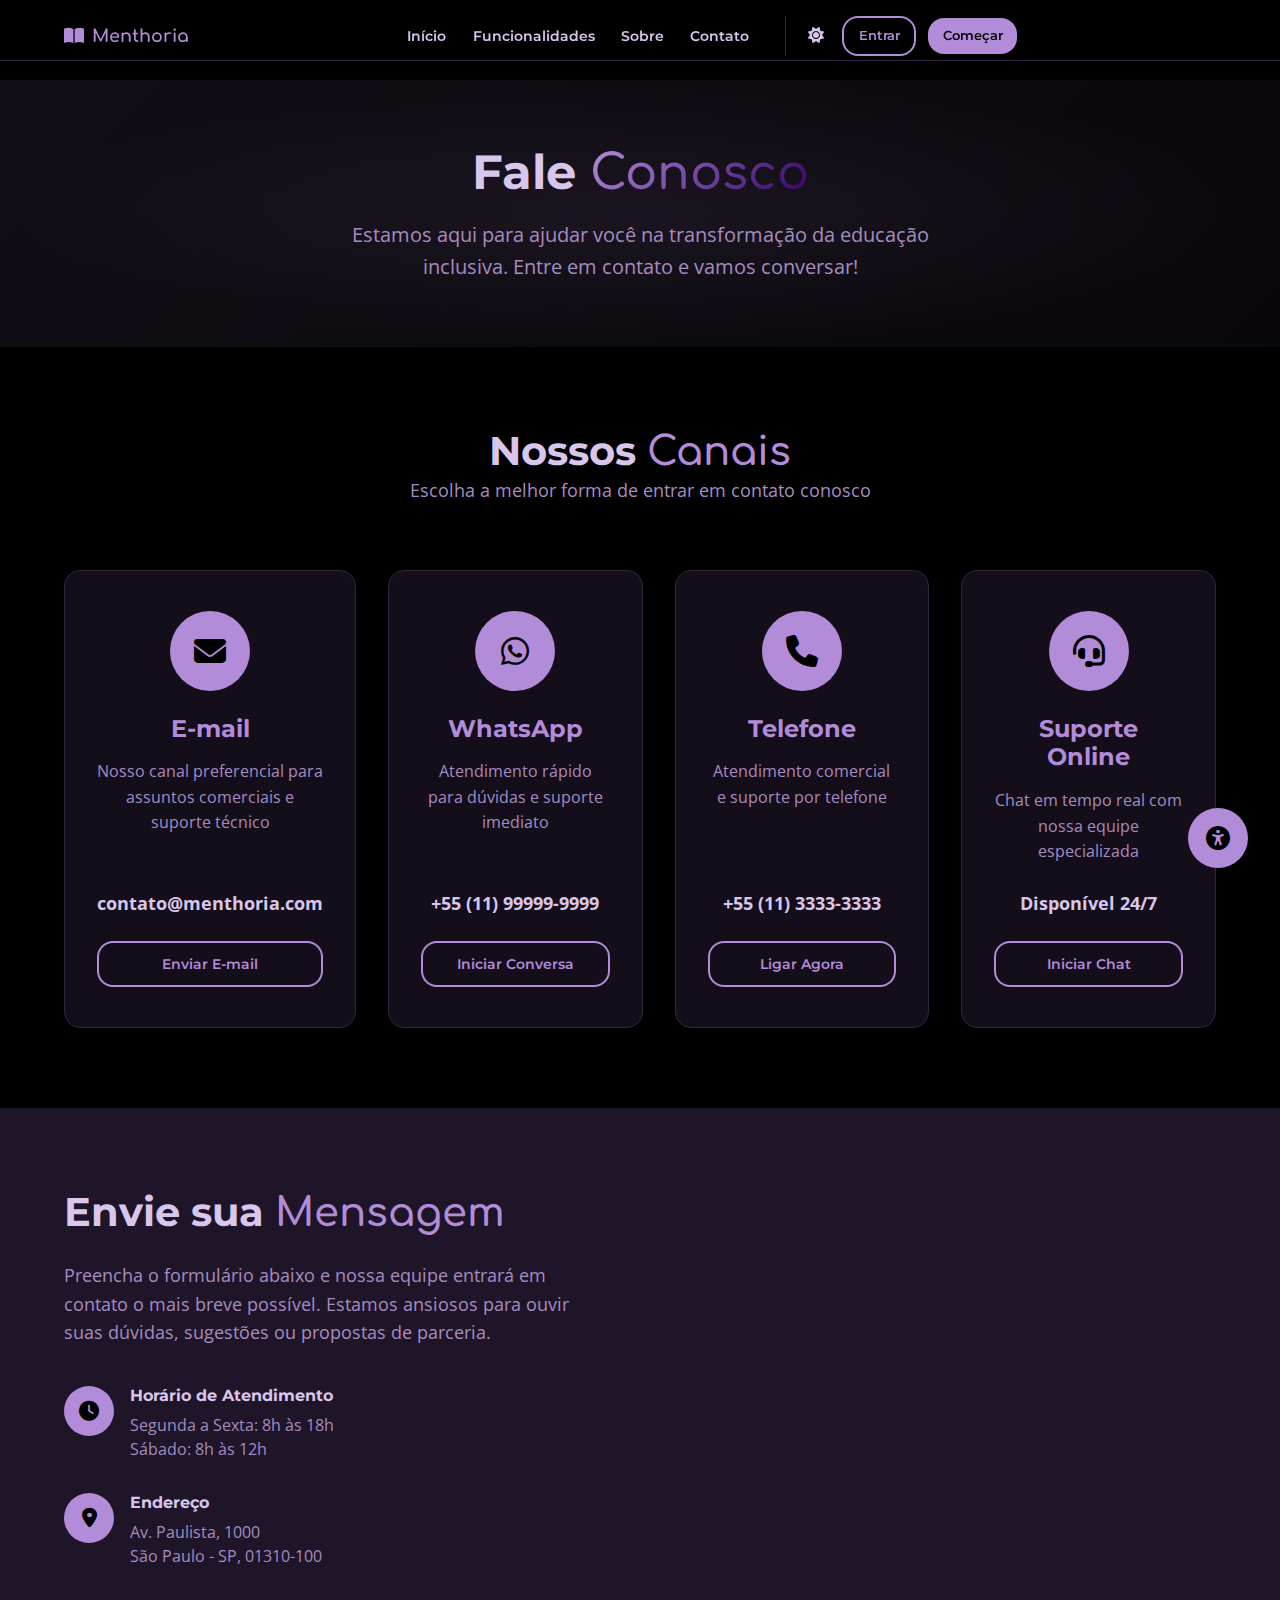
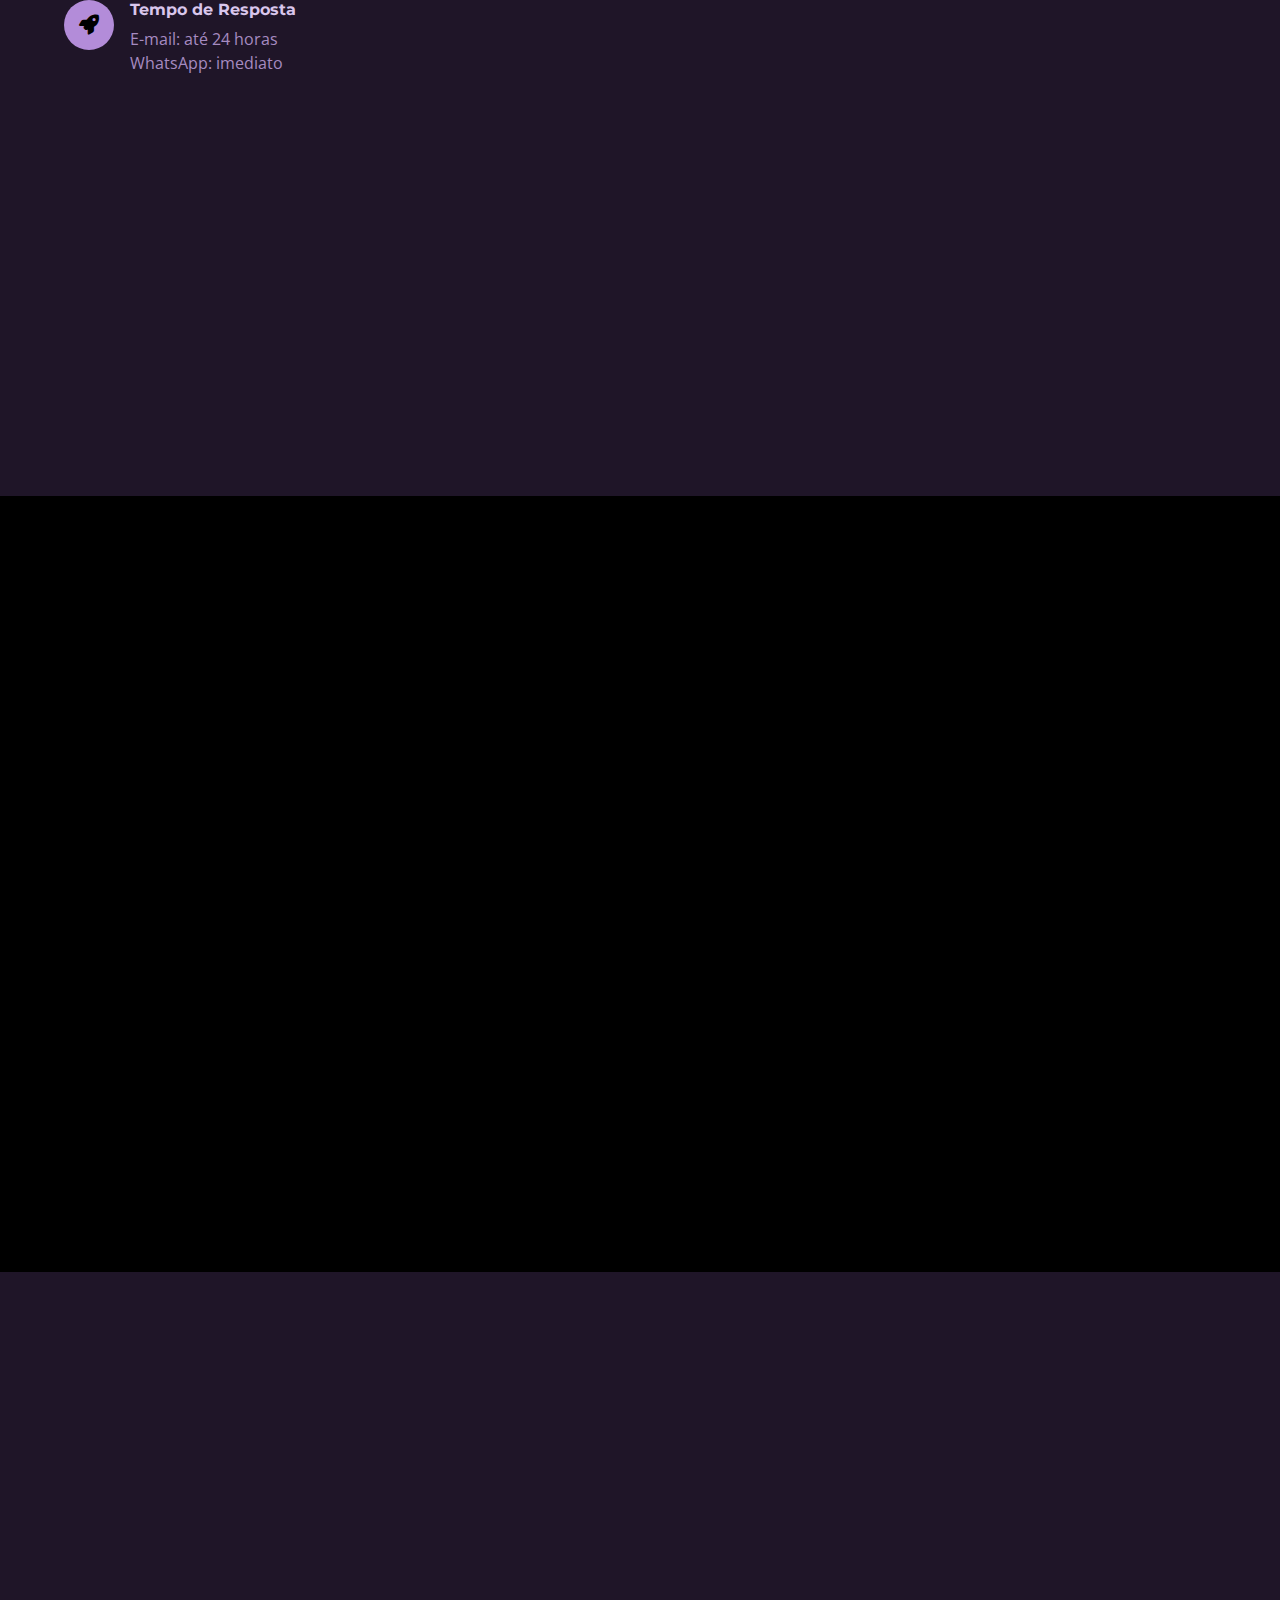
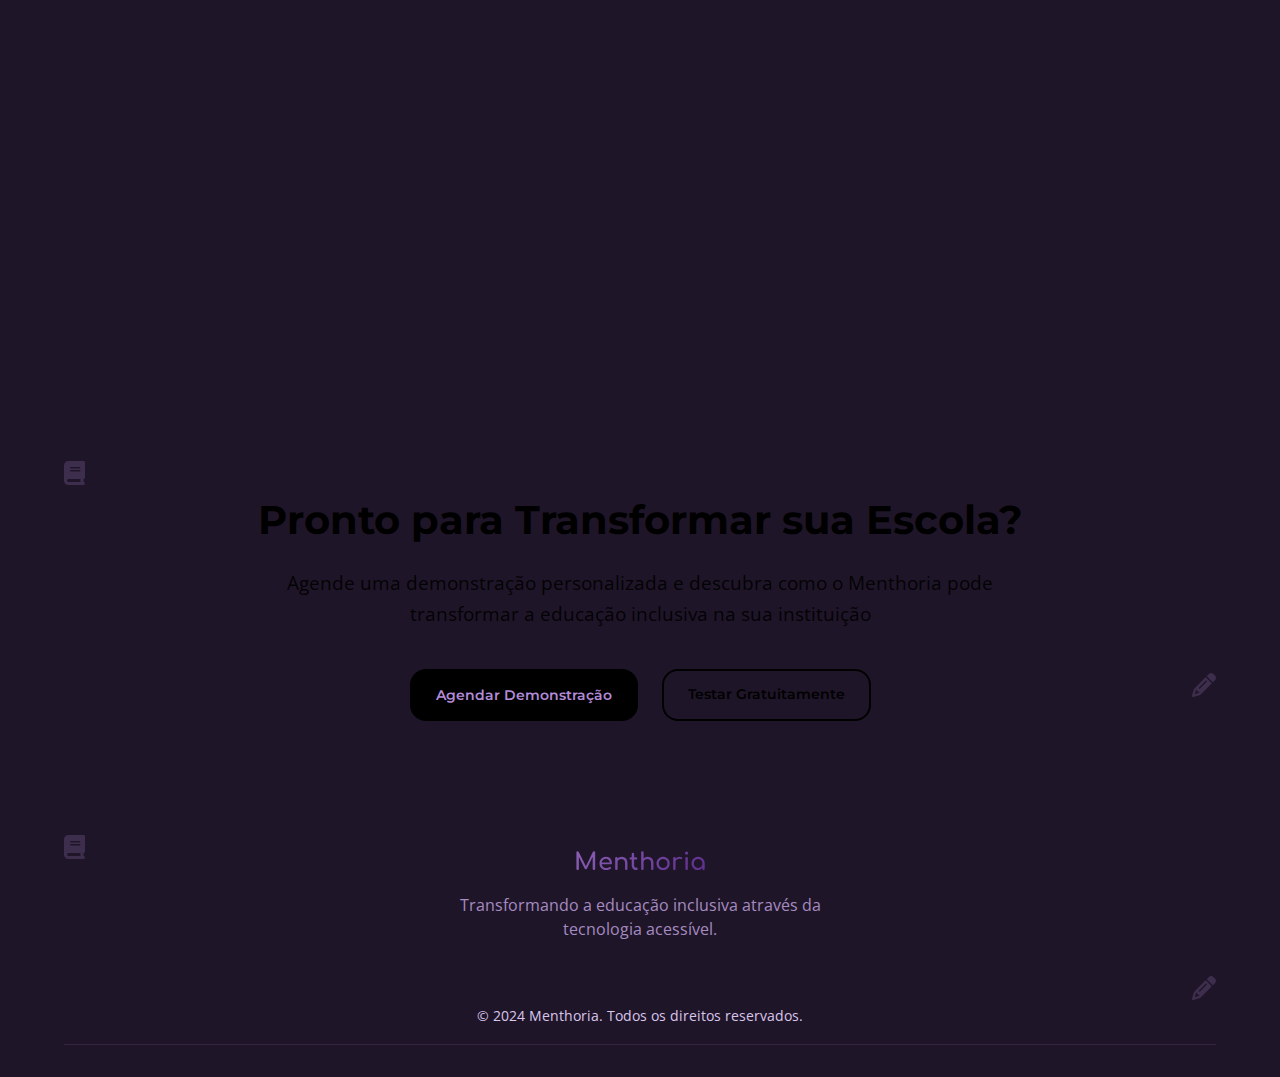
<file: contato.html>
<!DOCTYPE html>
<html lang="pt-BR" data-theme="default" data-theme-mode="light">

<head>
    <meta charset="UTF-8">
    <meta name="viewport" content="width=device-width, initial-scale=1.0">
    <title>Contato - Menthoria - Educação Inclusiva</title>
    <meta name="description"
        content="Entre em contato com a equipe Menthoria. Estamos aqui para ajudar na transformação da educação inclusiva">
    <meta name="author" content="Menthoria">

    <!-- Google Fonts -->
    <link rel="preconnect" href="https://fonts.googleapis.com">
    <link rel="preconnect" href="https://fonts.gstatic.com" crossorigin>
    <link
        href="https://fonts.googleapis.com/css2?family=Montserrat:wght@400;600;700;800&family=Open+Sans:wght@300;400;600&family=Comfortaa:wght@400;600;700&display=swap"
        rel="stylesheet">

    <!-- CSS -->
    <link rel="stylesheet" href="Home/style.css">
    <link rel="stylesheet" href="Contato/contato.css">

    <!-- JavaScript -->
    <script src="Home/script.js" defer></script>
    <script src="Contato/contato.js" defer></script>

    <!-- Ícones -->
    <link rel="stylesheet" href="https://cdnjs.cloudflare.com/ajax/libs/font-awesome/6.4.0/css/all.min.css">

    <!-- Favicon -->
    <link rel="icon" href="img/menthoria-fav-icon.png">
</head>

<body>
    <!-- Botão flutuante para acessibilidade -->
    <button id="toggle-acessibilidade" class="acessibilidade-toggle" aria-label="Abrir menu de acessibilidade">
        <i class="fas fa-universal-access"></i>
    </button>

    <!-- Aside de Acessibilidade -->
    <aside id="aside-acessibilidade" class="aside-acessibilidade" aria-hidden="true">
        <div class="aside-header">
            <h3>Configurações de Acessibilidade</h3>
            <button id="fechar-acessibilidade" class="fechar-aside" aria-label="Fechar menu de acessibilidade">
                <i class="fas fa-times"></i>
            </button>
        </div>

        <div class="aside-content">
            <div class="acessibilidade-grupo">
                <h4>Tamanho da Fonte</h4>
                <div class="botoes-fonte">
                    <button id="aumentar-fonte" class="botao-acessibilidade" aria-label="Aumentar tamanho da fonte">
                        <i class="fas fa-plus"></i>
                        <span>A+</span>
                    </button>
                    <button id="diminuir-fonte" class="botao-acessibilidade" aria-label="Diminuir tamanho da fonte">
                        <i class="fas fa-minus"></i>
                        <span>A-</span>
                    </button>
                    <button id="resetar-fonte" class="botao-acessibilidade" aria-label="Resetar tamanho da fonte">
                        <i class="fas fa-sync-alt"></i>
                        <span>Reset</span>
                    </button>
                </div>
            </div>

            <div class="acessibilidade-grupo">
                <h4>Contraste</h4>
                <button id="alternar-contraste" class="botao-acessibilidade" aria-label="Alternar alto contraste">
                    <i class="fas fa-adjust"></i>
                    <span>Alto Contraste</span>
                </button>
            </div>

            <div class="acessibilidade-grupo">
                <h4>Tema</h4>
                <button id="alternar-daltonico" class="botao-acessibilidade" aria-label="Alternar tema para daltônicos">
                    <i class="fas fa-eye"></i>
                    <span>Modo Daltônico</span>
                </button>
            </div>

            <div class="acessibilidade-grupo">
                <h4>Leitura</h4>
                <button id="ativar-leitor" class="botao-acessibilidade" aria-label="Ativar leitor de tela">
                    <i class="fas fa-assistive-listening-systems"></i>
                    <span>Leitor de Tela</span>
                </button>
            </div>

            <div class="acessibilidade-grupo">
                <h4>Navegação</h4>
                <button id="atalhos-teclado" class="botao-acessibilidade" aria-label="Ver atalhos de teclado">
                    <i class="fas fa-keyboard"></i>
                    <span>Atalhos</span>
                </button>
            </div>
        </div>
    </aside>

    <div id="overlay-acessibilidade" class="overlay-aside"></div>

    <!-- Header -->
    <header class="header" id="header">
        <nav class="nav container">
            <a href="index.html" class="nav-logo">
                <i class="fas fa-book-open"></i>
                <span>Menthoria</span>
            </a>

            <div class="nav-menu" id="nav-menu">
                <ul class="nav-list">
                    <li class="nav-item">
                        <a href="index.html" class="nav-link">Início</a>
                    </li>
                    <li class="nav-item">
                        <a href="funcionalidades.html" class="nav-link">Funcionalidades</a>
                    </li>
                    <li class="nav-item">
                        <a href="sobre.html" class="nav-link active">Sobre</a>
                    </li>
                    <li class="nav-item">
                        <a href="contato.html" class="nav-link">Contato</a>
                    </li>
                </ul>

                <div class="nav-actions">
                    <button class="theme-toggle" id="theme-toggle">
                        <i class="fas fa-sun"></i>
                    </button>
                    <a href="login.html" class="btn-outline">Entrar</a>
                    <a href="login.html" class="btn-primary" data-short="Começar">
                        <span>Começar</span>
                    </a>
                </div>
            </div>

            <div class="nav-toggle" id="nav-toggle">
                <i class="fas fa-bars"></i>
            </div>
        </nav>
    </header>

    <main class="contato-page">
        <!-- Seção Hero Contato -->
        <section class="hero-contato">
            <div class="container">
                <div class="hero-contato-content">
                    <h1 class="hero-contato-title">
                        Fale <span class="font-special hero-accent">Conosco</span>
                    </h1>
                    <p class="hero-contato-description">
                        Estamos aqui para ajudar você na transformação da educação inclusiva. Entre em contato e vamos
                        conversar!
                    </p>
                </div>
            </div>
        </section>

        <!-- Canais de Contato -->
        <section class="canais-contato section-education-notes">
            <div class="container">
                <div class="section-header">
                    <h2 class="section-title">Nossos <span class="font-special section-accent">Canais</span></h2>
                    <p class="section-description">
                        Escolha a melhor forma de entrar em contato conosco
                    </p>
                </div>

                <div class="canais-grid">
                    <!-- Email -->
                    <div class="canal-card card card-hover">
                        <div class="canal-icon">
                            <i class="fas fa-envelope"></i>
                        </div>
                        <h3>E-mail</h3>
                        <p>Nosso canal preferencial para assuntos comerciais e suporte técnico</p>
                        <div class="canal-info">
                            <strong>contato@menthoria.com</strong>
                        </div>
                        <button class="btn-outline btn-canal" data-canal="email">
                            Enviar E-mail
                        </button>
                    </div>

                    <!-- WhatsApp -->
                    <div class="canal-card card card-hover">
                        <div class="canal-icon">
                            <i class="fab fa-whatsapp"></i>
                        </div>
                        <h3>WhatsApp</h3>
                        <p>Atendimento rápido para dúvidas e suporte imediato</p>
                        <div class="canal-info">
                            <strong>+55 (11) 99999-9999</strong>
                        </div>
                        <button class="btn-outline btn-canal" data-canal="whatsapp">
                            Iniciar Conversa
                        </button>
                    </div>

                    <!-- Telefone -->
                    <div class="canal-card card card-hover">
                        <div class="canal-icon">
                            <i class="fas fa-phone"></i>
                        </div>
                        <h3>Telefone</h3>
                        <p>Atendimento comercial e suporte por telefone</p>
                        <div class="canal-info">
                            <strong>+55 (11) 3333-3333</strong>
                        </div>
                        <button class="btn-outline btn-canal" data-canal="telefone">
                            Ligar Agora
                        </button>
                    </div>

                    <!-- Suporte -->
                    <div class="canal-card card card-hover">
                        <div class="canal-icon">
                            <i class="fas fa-headset"></i>
                        </div>
                        <h3>Suporte Online</h3>
                        <p>Chat em tempo real com nossa equipe especializada</p>
                        <div class="canal-info">
                            <strong>Disponível 24/7</strong>
                        </div>
                        <button class="btn-outline btn-canal" data-canal="suporte">
                            Iniciar Chat
                        </button>
                    </div>
                </div>
            </div>
        </section>

        <!-- Formulário de Contato -->
        <section class="formulario-contato">
            <div class="container">
                <div class="formulario-content">
                    <div class="formulario-info">
                        <h2>Envie sua <span class="font-special section-accent">Mensagem</span></h2>
                        <p class="formulario-descricao">
                            Preencha o formulário abaixo e nossa equipe entrará em contato o mais breve possível.
                            Estamos ansiosos para ouvir suas dúvidas, sugestões ou propostas de parceria.
                        </p>

                        <div class="info-contato">
                            <div class="info-item">
                                <div class="info-icon">
                                    <i class="fas fa-clock"></i>
                                </div>
                                <div class="info-content">
                                    <h4>Horário de Atendimento</h4>
                                    <p>Segunda a Sexta: 8h às 18h<br>
                                        Sábado: 8h às 12h</p>
                                </div>
                            </div>

                            <div class="info-item">
                                <div class="info-icon">
                                    <i class="fas fa-map-marker-alt"></i>
                                </div>
                                <div class="info-content">
                                    <h4>Endereço</h4>
                                    <p>Av. Paulista, 1000<br>
                                        São Paulo - SP, 01310-100</p>
                                </div>
                            </div>

                            <div class="info-item">
                                <div class="info-icon">
                                    <i class="fas fa-rocket"></i>
                                </div>
                                <div class="info-content">
                                    <h4>Tempo de Resposta</h4>
                                    <p>E-mail: até 24 horas<br>
                                        WhatsApp: imediato</p>
                                </div>
                            </div>
                        </div>
                    </div>

                    <div class="formulario-container card">
                        <form id="form-contato" class="form-contato" novalidate>
                            <div class="form-group">
                                <label for="nome" class="form-label">Nome Completo *</label>
                                <input type="text" id="nome" name="nome" class="form-input"
                                    placeholder="Seu nome completo" required>
                                <div class="error-message" id="nome-error"></div>
                            </div>

                            <div class="form-group">
                                <label for="email" class="form-label">E-mail *</label>
                                <input type="email" id="email" name="email" class="form-input"
                                    placeholder="seu@email.com" required>
                                <div class="error-message" id="email-error"></div>
                            </div>

                            <div class="form-group">
                                <label for="telefone" class="form-label">Telefone</label>
                                <input type="tel" id="telefone" name="telefone" class="form-input"
                                    placeholder="(11) 99999-9999">
                                <div class="error-message" id="telefone-error"></div>
                            </div>

                            <div class="form-group">
                                <label for="assunto" class="form-label">Assunto *</label>
                                <select id="assunto" name="assunto" class="form-input" required>
                                    <option value="">Selecione um assunto</option>
                                    <option value="suporte">Suporte Técnico</option>
                                    <option value="comercial">Informações Comerciais</option>
                                    <option value="parceria">Proposta de Parceria</option>
                                    <option value="sugestao">Sugestão ou Feedback</option>
                                    <option value="outro">Outro</option>
                                </select>
                                <div class="error-message" id="assunto-error"></div>
                            </div>

                            <div class="form-group">
                                <label for="mensagem" class="form-label">Mensagem *</label>
                                <textarea id="mensagem" name="mensagem" class="form-input form-textarea"
                                    placeholder="Descreva sua dúvida, sugestão ou proposta..." rows="6"
                                    required></textarea>
                                <div class="contador-caracteres">
                                    <span id="contador">0</span>/1000 caracteres
                                </div>
                                <div class="error-message" id="mensagem-error"></div>
                            </div>

                            <div class="form-group">
                                <label class="checkbox-label">
                                    <input type="checkbox" id="newsletter" name="newsletter">
                                    <span class="checkbox-custom"></span>
                                    Desejo receber novidades e atualizações sobre o Menthoria
                                </label>
                            </div>

                            <button type="submit" class="btn-primary btn-full">
                                <span class="btn-text">Enviar Mensagem</span>
                                <span class="btn-loading" style="display: none;">
                                    <i class="fas fa-spinner fa-spin"></i>
                                    Enviando...
                                </span>
                            </button>
                        </form>
                    </div>
                </div>
            </div>
        </section>

        <!-- Perguntas Frequentes Rápidas -->
        <section class="faq-rapido section-education-notes">
            <div class="container">
                <div class="section-header">
                    <h2 class="section-title">Perguntas <span class="font-special section-accent">Rápidas</span></h2>
                    <p class="section-description">
                        Respostas para as dúvidas mais comuns
                    </p>
                </div>

                <div class="faq-rapido-grid">
                    <div class="faq-rapido-item card card-hover">
                        <h3>Quanto custa o Menthoria?</h3>
                        <p>Oferecemos uma versão gratuita com funcionalidades essenciais e planos premium a partir de R$
                            29/mês para escolas e instituições.</p>
                        <button class="btn-link" data-pergunta="precos">
                            Ver planos detalhados
                        </button>
                    </div>

                    <div class="faq-rapido-item card card-hover">
                        <h3>Preciso de treinamento?</h3>
                        <p>Não! Nossa plataforma é intuitiva e oferecemos tutoriais. Para escolas, disponibilizamos
                            treinamento personalizado gratuito.</p>
                        <button class="btn-link" data-pergunta="treinamento">
                            Ver tutoriais
                        </button>
                    </div>

                    <div class="faq-rapido-item card card-hover">
                        <h3>É seguro para meus alunos?</h3>
                        <p>Sim! Seguimos a LGPD rigorosamente e utilizamos criptografia de ponta a ponta para proteger
                            todos os dados.</p>
                        <button class="btn-link" data-pergunta="seguranca">
                            Ver política de segurança
                        </button>
                    </div>

                    <div class="faq-rapido-item card card-hover">
                        <h3>Funciona em tablets?</h3>
                        <p>Sim! O Menthoria é 100% responsivo e funciona perfeitamente em tablets, smartphones e
                            computadores.</p>
                        <button class="btn-link" data-pergunta="dispositivos">
                            Ver compatibilidade
                        </button>
                    </div>
                </div>
            </div>
        </section>

        <!-- Mapa e Localização -->
        <section class="localizacao">
            <div class="container">
                <div class="localizacao-content">
                    <div class="localizacao-info card">
                        <h2>Nossa <span class="font-special section-accent">Localização</span></h2>
                        <div class="info-local">
                            <div class="info-local-item">
                                <i class="fas fa-map-marker-alt"></i>
                                <div>
                                    <h4>Endereço</h4>
                                    <p>Av. Paulista, 1000<br>
                                        Bela Vista, São Paulo - SP<br>
                                        CEP: 01310-100</p>
                                </div>
                            </div>

                            <div class="info-local-item">
                                <i class="fas fa-subway"></i>
                                <div>
                                    <h4>Metrô</h4>
                                    <p>Estação Trianon-MASP<br>
                                        Linha 2 - Verde</p>
                                </div>
                            </div>

                            <div class="info-local-item">
                                <i class="fas fa-car"></i>
                                <div>
                                    <h4>Estacionamento</h4>
                                    <p>Prédio com estacionamento<br>
                                        conveniado no local</p>
                                </div>
                            </div>

                            <div class="info-local-item">
                                <i class="fas fa-wheelchair"></i>
                                <div>
                                    <h4>Acessibilidade</h4>
                                    <p>Totalmente acessível<br>
                                        para pessoas com deficiência</p>
                                </div>
                            </div>
                        </div>
                    </div>

                    <div class="mapa-container">
                        <div class="mapa-placeholder card">
                            <div class="mapa-content">
                                <i class="fas fa-map"></i>
                                <h3>Mapa Interativo</h3>
                                <p>Visualize nossa localização no mapa</p>
                                <button class="btn-primary" id="abrir-mapa">
                                    Abrir Mapa
                                </button>
                            </div>
                        </div>
                    </div>
                </div>
            </div>
        </section>

        <!-- Seção de Chamada para Ação -->
        <section class="section chamada-acao section-education-notes">
            <div class="container">
                <!-- Elementos decorativos educacionais -->
                <div class="education-note education-note-1">
                    <i class="fas fa-book"></i>
                </div>
                <div class="education-note education-note-4">
                    <i class="fas fa-pencil-alt"></i>
                </div>

                <div class="chamada-content">
                    <h2 class="chamada-title">Pronto para Transformar sua Escola?</h2>
                    <p class="chamada-description">
                        Agende uma demonstração personalizada e descubra como o Menthoria pode transformar a educação
                        inclusiva na sua instituição
                    </p>
                    <div class="chamada-buttons">
                        <button class="btn-primary" id="agendar-demo">
                            Agendar Demonstração
                        </button>
                        <a href="login.html" class="btn-outline">
                            Testar Gratuitamente
                        </a>
                    </div>
                </div>
            </div>
        </section>
    </main>

    <!-- Modal Agendamento -->
    <div id="modal-agendamento" class="modal" aria-hidden="true">
        <div class="modal-overlay"></div>
        <div class="modal-content card">
            <div class="modal-header">
                <h2 id="modal-titulo">Agendar Demonstração</h2>
                <button class="modal-close" id="modal-fechar" aria-label="Fechar modal">
                    <i class="fas fa-times"></i>
                </button>
            </div>
            <div class="modal-body">
                <form id="form-agendamento" class="form-agendamento">
                    <div class="form-group">
                        <label for="agendamento-nome" class="form-label">Nome Completo *</label>
                        <input type="text" id="agendamento-nome" name="nome" class="form-input" required>
                    </div>

                    <div class="form-group">
                        <label for="agendamento-email" class="form-label">E-mail *</label>
                        <input type="email" id="agendamento-email" name="email" class="form-input" required>
                    </div>

                    <div class="form-group">
                        <label for="agendamento-escola" class="form-label">Instituição *</label>
                        <input type="text" id="agendamento-escola" name="escola" class="form-input" required>
                    </div>

                    <div class="form-group">
                        <label for="agendamento-data" class="form-label">Data Preferencial *</label>
                        <input type="date" id="agendamento-data" name="data" class="form-input" required>
                    </div>

                    <div class="form-group">
                        <label for="agendamento-horario" class="form-label">Horário Preferencial *</label>
                        <select id="agendamento-horario" name="horario" class="form-input" required>
                            <option value="">Selecione um horário</option>
                            <option value="08:00">08:00</option>
                            <option value="09:00">09:00</option>
                            <option value="10:00">10:00</option>
                            <option value="11:00">11:00</option>
                            <option value="14:00">14:00</option>
                            <option value="15:00">15:00</option>
                            <option value="16:00">16:00</option>
                            <option value="17:00">17:00</option>
                        </select>
                    </div>

                    <div class="form-actions">
                        <button type="submit" class="btn-primary">Confirmar Agendamento</button>
                        <button type="button" class="btn-outline" id="cancelar-agendamento">Cancelar</button>
                    </div>
                </form>
            </div>
        </div>
    </div>

    <!-- Footer -->
    <footer class="footer section-education-notes">
        <div class="container">
            <!-- Elementos decorativos educacionais -->
            <div class="education-note education-note-1">
                <i class="fas fa-book"></i>
            </div>
            <div class="education-note education-note-4">
                <i class="fas fa-pencil-alt"></i>
            </div>

            <div class="footer-content">
                <div class="footer-brand">
                    <h3>Menthoria</h3>
                    <p>Transformando a educação inclusiva através da tecnologia acessível.</p>
                </div>
            </div>
            <div class="footer-bottom">
                <p>&copy; 2024 Menthoria. Todos os direitos reservados.</p>
                <div class="footer-divider"></div>
            </div>
        </div>
    </footer>
</body>

</html>
</file>
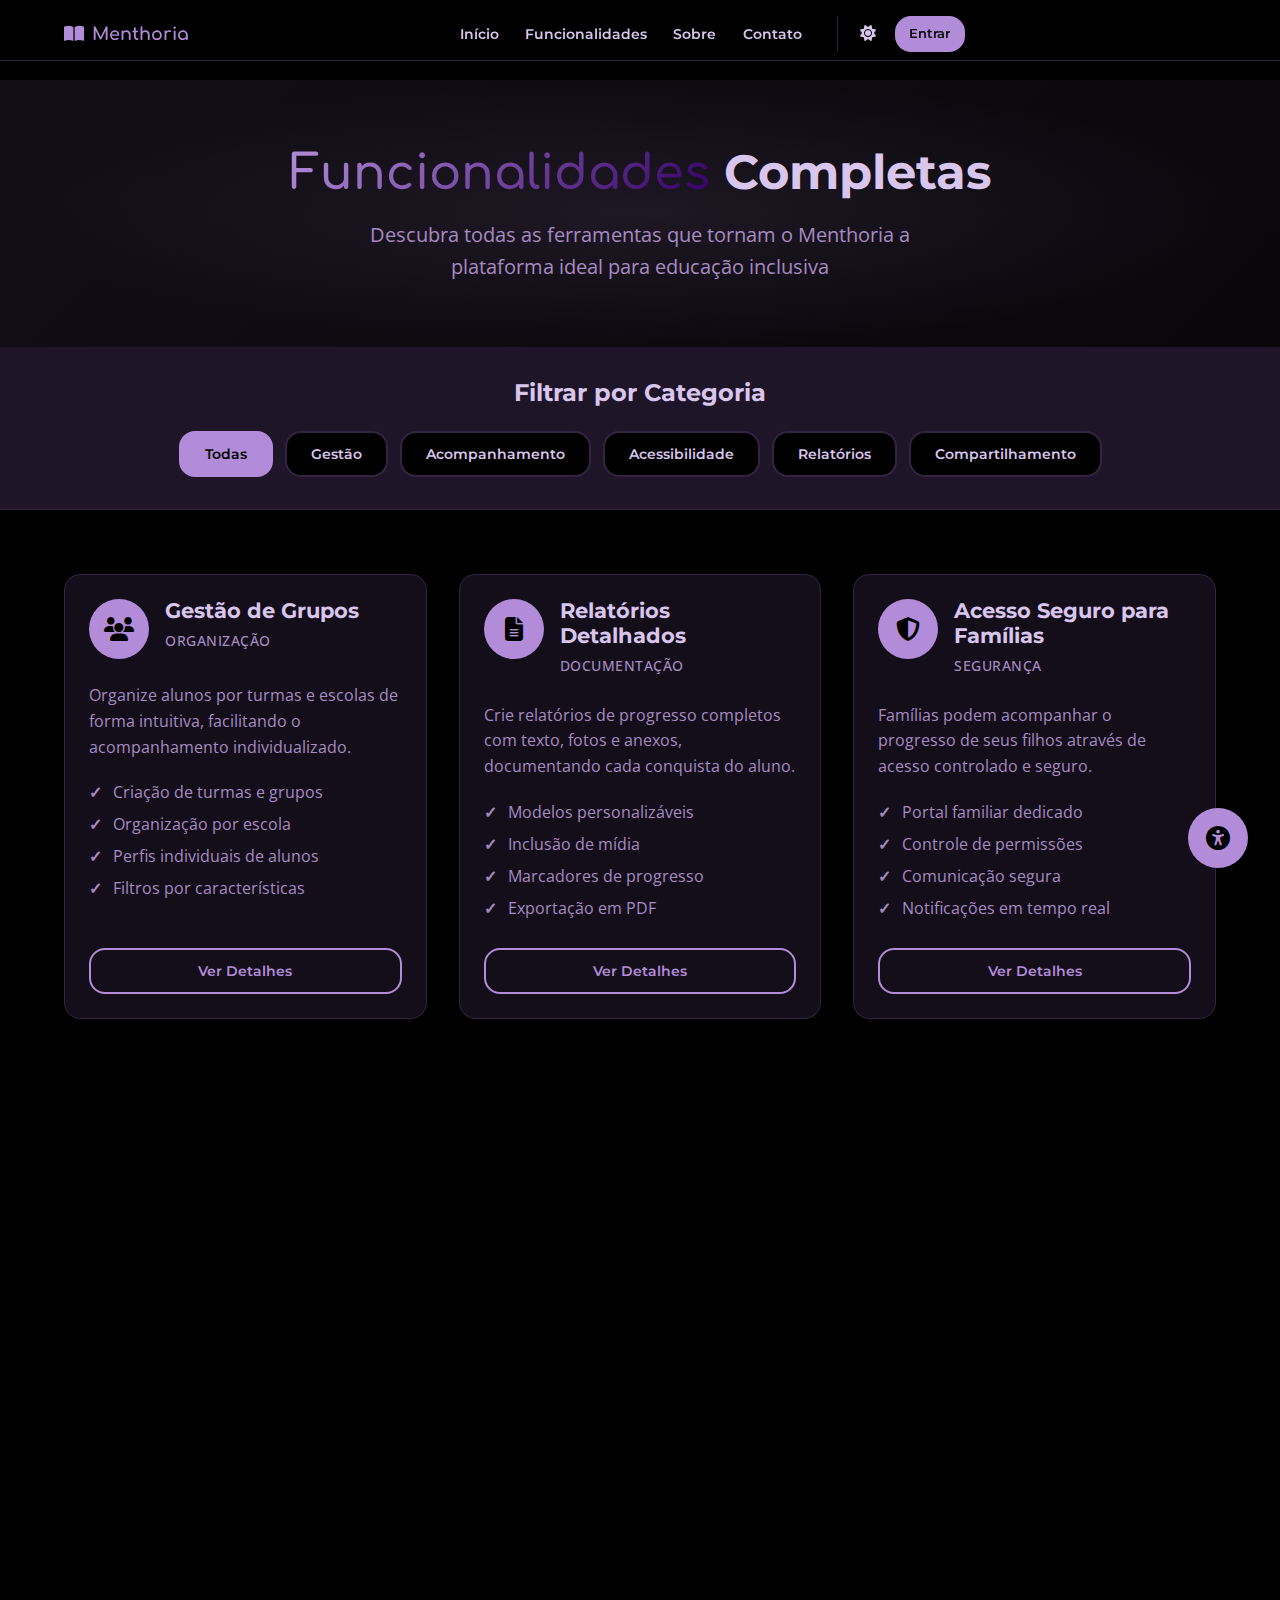
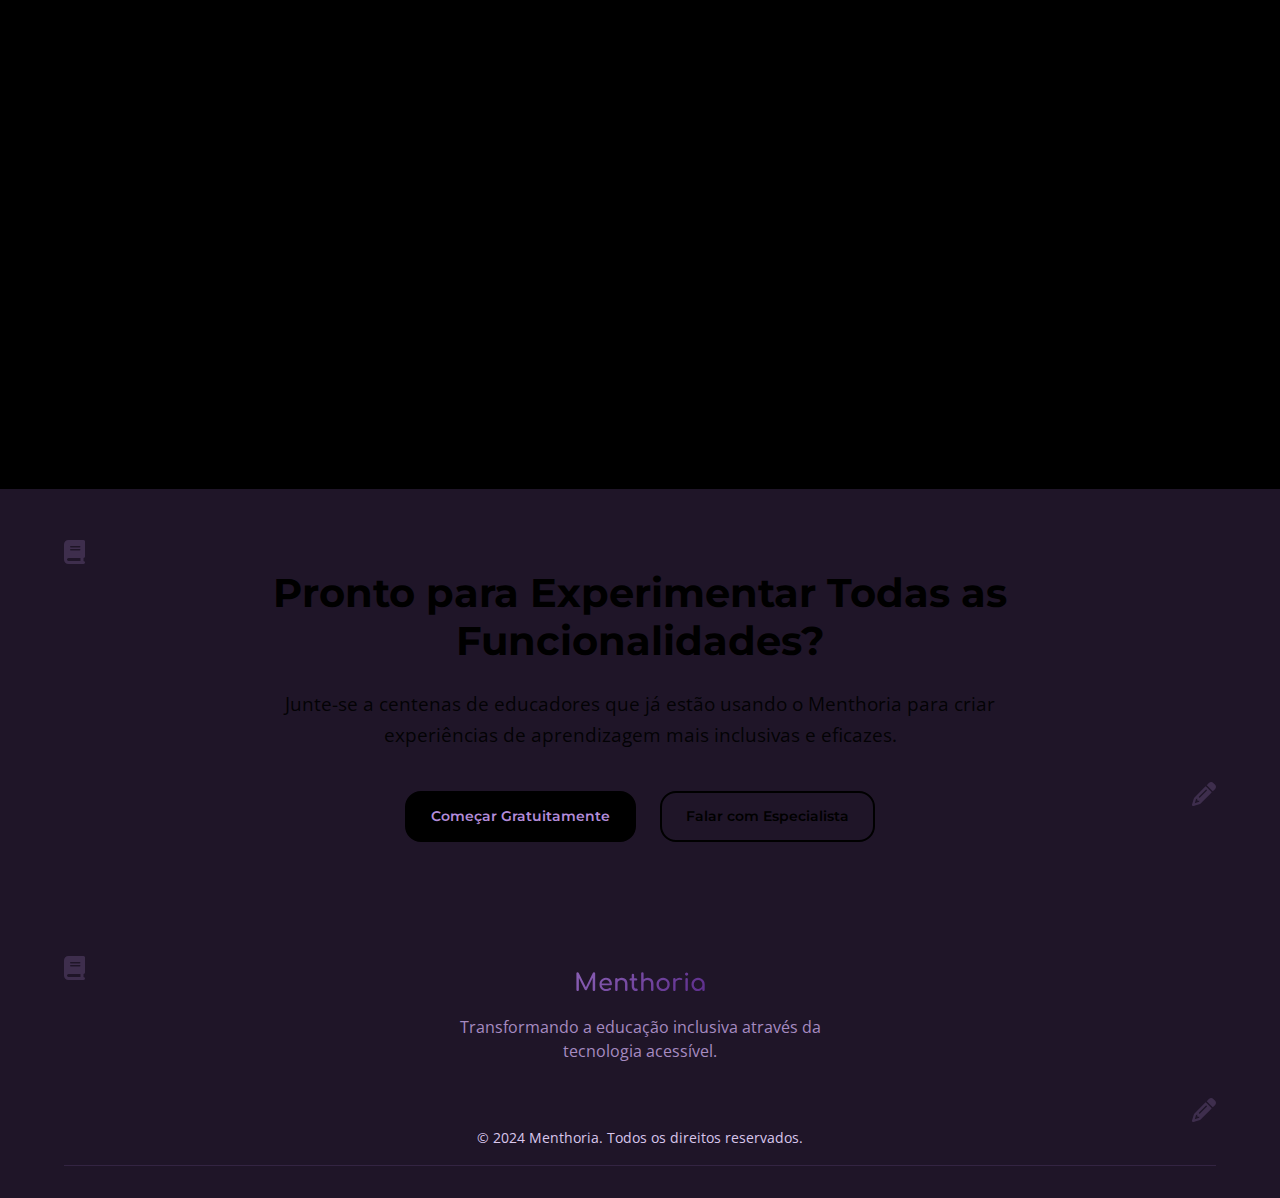
<file: funcionalidades.html>
<!DOCTYPE html>
<html lang="pt-BR" data-theme="default" data-theme-mode="light">

<head>
    <meta charset="UTF-8">
    <meta name="viewport" content="width=device-width, initial-scale=1.0">
    <title>Funcionalidades - Menthoria</title>
    <meta name="description"
        content="Conheça todas as funcionalidades da plataforma Menthoria para educação inclusiva">
    <meta name="author" content="Menthoria">

    <!-- Google Fonts -->
    <link rel="preconnect" href="https://fonts.googleapis.com">
    <link rel="preconnect" href="https://fonts.gstatic.com" crossorigin>
    <link
        href="https://fonts.googleapis.com/css2?family=Montserrat:wght@400;600;700;800&family=Open+Sans:wght@300;400;600&family=Comfortaa:wght@400;600;700&display=swap"
        rel="stylesheet">

    <!-- CSS -->
    <link rel="stylesheet" href="Home/style.css">
    <link rel="stylesheet" href="Funcionalidades/funcionalidades.css">

    <!-- JavaScript -->
    <script src="Home/script.js" defer></script>
    <script src="Funcionalidades/funcionalidades.js" defer></script>

    <!-- Ícones -->
    <link rel="stylesheet" href="https://cdnjs.cloudflare.com/ajax/libs/font-awesome/6.4.0/css/all.min.css">

    <!-- Favicon -->
    <link rel="icon" href="img/menthoria-fav-icon.png">
</head>

<body>
    <!-- Botão flutuante para acessibilidade -->
    <button id="toggle-acessibilidade" class="acessibilidade-toggle" aria-label="Abrir menu de acessibilidade">
        <i class="fas fa-universal-access"></i>
    </button>

    <!-- Aside de Acessibilidade -->
    <aside id="aside-acessibilidade" class="aside-acessibilidade" aria-hidden="true">
        <div class="aside-header">
            <h3>Configurações de Acessibilidade</h3>
            <button id="fechar-acessibilidade" class="fechar-aside" aria-label="Fechar menu de acessibilidade">
                <i class="fas fa-times"></i>
            </button>
        </div>

        <div class="aside-content">
            <div class="acessibilidade-grupo">
                <h4>Tamanho da Fonte</h4>
                <div class="botoes-fonte">
                    <button id="aumentar-fonte" class="botao-acessibilidade" aria-label="Aumentar tamanho da fonte">
                        <i class="fas fa-plus"></i>
                        <span>A+</span>
                    </button>
                    <button id="diminuir-fonte" class="botao-acessibilidade" aria-label="Diminuir tamanho da fonte">
                        <i class="fas fa-minus"></i>
                        <span>A-</span>
                    </button>
                    <button id="resetar-fonte" class="botao-acessibilidade" aria-label="Resetar tamanho da fonte">
                        <i class="fas fa-sync-alt"></i>
                        <span>Reset</span>
                    </button>
                </div>
            </div>

            <div class="acessibilidade-grupo">
                <h4>Contraste</h4>
                <button id="alternar-contraste" class="botao-acessibilidade" aria-label="Alternar alto contraste">
                    <i class="fas fa-adjust"></i>
                    <span>Alto Contraste</span>
                </button>
            </div>

            <div class="acessibilidade-grupo">
                <h4>Tema</h4>
                <button id="alternar-daltonico" class="botao-acessibilidade" aria-label="Alternar tema para daltônicos">
                    <i class="fas fa-eye"></i>
                    <span>Modo Daltônico</span>
                </button>
            </div>

            <div class="acessibilidade-grupo">
                <h4>Leitura</h4>
                <button id="ativar-leitor" class="botao-acessibilidade" aria-label="Ativar leitor de tela">
                    <i class="fas fa-assistive-listening-systems"></i>
                    <span>Leitor de Tela</span>
                </button>
            </div>

            <div class="acessibilidade-grupo">
                <h4>Navegação</h4>
                <button id="atalhos-teclado" class="botao-acessibilidade" aria-label="Ver atalhos de teclado">
                    <i class="fas fa-keyboard"></i>
                    <span>Atalhos</span>
                </button>
            </div>
        </div>
    </aside>

    <div id="overlay-acessibilidade" class="overlay-aside"></div>

    <!-- Header -->
    <header class="header" id="header">
        <nav class="nav container">
            <a href="index.html" class="nav-logo">
                <i class="fas fa-book-open"></i>
                <span>Menthoria</span>
            </a>

            <div class="nav-menu" id="nav-menu">
                <ul class="nav-list">
                    <li class="nav-item">
                        <a href="index.html" class="nav-link">Início</a>
                    </li>
                    <li class="nav-item">
                        <a href="funcionalidades.html" class="nav-link active">Funcionalidades</a>
                    </li>
                    <li class="nav-item">
                        <a href="index.html#sobre" class="nav-link">Sobre</a>
                    </li>
                    <li class="nav-item">
                        <a href="index.html#contato" class="nav-link">Contato</a>
                    </li>
                </ul>

                <div class="nav-actions">
                    <button class="theme-toggle" id="theme-toggle">
                        <i class="fas fa-sun"></i>
                    </button>
                    <a href="login.html" class="btn-primary">
                        <span>Entrar</span>
                    </a>
                </div>
            </div>

            <div class="nav-toggle" id="nav-toggle">
                <i class="fas fa-bars"></i>
            </div>
        </nav>
    </header>

    <main class="funcionalidades-page">
        <!-- Seção Hero Funcionalidades -->
        <section class="hero-funcionalidades">
            <div class="container">
                <div class="hero-funcionalidades-content">
                    <h1 class="hero-funcionalidades-title">
                        <span class="font-special hero-accent">Funcionalidades</span> Completas
                    </h1>
                    <p class="hero-funcionalidades-description">
                        Descubra todas as ferramentas que tornam o Menthoria a plataforma ideal para educação inclusiva
                    </p>
                </div>
            </div>
        </section>

        <!-- Filtros de Funcionalidades -->
        <section class="filtros-funcionalidades">
            <div class="container">
                <div class="filtros-content">
                    <h2 class="filtros-title">Filtrar por Categoria</h2>
                    <div class="filtros-buttons">
                        <button class="filtro-btn active" data-categoria="todas">Todas</button>
                        <button class="filtro-btn" data-categoria="gestao">Gestão</button>
                        <button class="filtro-btn" data-categoria="acompanhamento">Acompanhamento</button>
                        <button class="filtro-btn" data-categoria="acessibilidade">Acessibilidade</button>
                        <button class="filtro-btn" data-categoria="relatorios">Relatórios</button>
                        <button class="filtro-btn" data-categoria="compartilhamento">Compartilhamento</button>
                    </div>
                </div>
            </div>
        </section>

        <!-- Grid de Funcionalidades -->
        <section class="funcionalidades-grid-section">
            <div class="container">
                <div class="funcionalidades-grid" id="funcionalidades-grid">
                    <!-- Gestão de Grupos -->
                    <div class="funcionalidade-card card card-hover" data-categoria="gestao">
                        <div class="funcionalidade-header">
                            <div class="funcionalidade-icon">
                                <i class="fas fa-users"></i>
                            </div>
                            <div class="funcionalidade-info">
                                <h3 class="funcionalidade-name">Gestão de Grupos</h3>
                                <span class="funcionalidade-type">Organização</span>
                            </div>
                        </div>
                        <div class="funcionalidade-details">
                            <p class="funcionalidade-description">
                                Organize alunos por turmas e escolas de forma intuitiva,
                                facilitando o acompanhamento individualizado.
                            </p>
                            <ul class="funcionalidade-lista">
                                <li>Criação de turmas e grupos</li>
                                <li>Organização por escola</li>
                                <li>Perfis individuais de alunos</li>
                                <li>Filtros por características</li>
                            </ul>
                        </div>
                        <div class="funcionalidade-footer">
                            <button class="btn-outline btn-detalhes" data-funcionalidade="gestao-grupos">
                                Ver Detalhes
                            </button>
                        </div>
                    </div>

                    <!-- Relatórios Detalhados -->
                    <div class="funcionalidade-card card card-hover" data-categoria="relatorios">
                        <div class="funcionalidade-header">
                            <div class="funcionalidade-icon">
                                <i class="fas fa-file-alt"></i>
                            </div>
                            <div class="funcionalidade-info">
                                <h3 class="funcionalidade-name">Relatórios Detalhados</h3>
                                <span class="funcionalidade-type">Documentação</span>
                            </div>
                        </div>
                        <div class="funcionalidade-details">
                            <p class="funcionalidade-description">
                                Crie relatórios de progresso completos com texto, fotos e anexos,
                                documentando cada conquista do aluno.
                            </p>
                            <ul class="funcionalidade-lista">
                                <li>Modelos personalizáveis</li>
                                <li>Inclusão de mídia</li>
                                <li>Marcadores de progresso</li>
                                <li>Exportação em PDF</li>
                            </ul>
                        </div>
                        <div class="funcionalidade-footer">
                            <button class="btn-outline btn-detalhes" data-funcionalidade="relatorios-detalhados">
                                Ver Detalhes
                            </button>
                        </div>
                    </div>

                    <!-- Acesso Seguro para Famílias -->
                    <div class="funcionalidade-card card card-hover" data-categoria="compartilhamento">
                        <div class="funcionalidade-header">
                            <div class="funcionalidade-icon">
                                <i class="fas fa-shield-alt"></i>
                            </div>
                            <div class="funcionalidade-info">
                                <h3 class="funcionalidade-name">Acesso Seguro para Famílias</h3>
                                <span class="funcionalidade-type">Segurança</span>
                            </div>
                        </div>
                        <div class="funcionalidade-details">
                            <p class="funcionalidade-description">
                                Famílias podem acompanhar o progresso de seus filhos através
                                de acesso controlado e seguro.
                            </p>
                            <ul class="funcionalidade-lista">
                                <li>Portal familiar dedicado</li>
                                <li>Controle de permissões</li>
                                <li>Comunicação segura</li>
                                <li>Notificações em tempo real</li>
                            </ul>
                        </div>
                        <div class="funcionalidade-footer">
                            <button class="btn-outline btn-detalhes" data-funcionalidade="acesso-familias">
                                Ver Detalhes
                            </button>
                        </div>
                    </div>

                    <!-- 100% Acessível -->
                    <div class="funcionalidade-card card card-hover" data-categoria="acessibilidade">
                        <div class="funcionalidade-header">
                            <div class="funcionalidade-icon">
                                <i class="fas fa-universal-access"></i>
                            </div>
                            <div class="funcionalidade-info">
                                <h3 class="funcionalidade-name">100% Acessível</h3>
                                <span class="funcionalidade-type">Inclusão</span>
                            </div>
                        </div>
                        <div class="funcionalidade-details">
                            <p class="funcionalidade-description">
                                Interface otimizada para leitores de tela, alto contraste e
                                navegação por teclado, garantindo acesso universal.
                            </p>
                            <ul class="funcionalidade-lista">
                                <li>Compatível com leitores de tela</li>
                                <li>Modo alto contraste</li>
                                <li>Navegação por teclado</li>
                                <li>Texto aumentável</li>
                            </ul>
                        </div>
                        <div class="funcionalidade-footer">
                            <button class="btn-outline btn-detalhes" data-funcionalidade="acessibilidade-total">
                                Ver Detalhes
                            </button>
                        </div>
                    </div>

                    <!-- Galeria de Momentos -->
                    <div class="funcionalidade-card card card-hover" data-categoria="acompanhamento">
                        <div class="funcionalidade-header">
                            <div class="funcionalidade-icon">
                                <i class="fas fa-camera"></i>
                            </div>
                            <div class="funcionalidade-info">
                                <h3 class="funcionalidade-name">Galeria de Momentos</h3>
                                <span class="funcionalidade-type">Memória</span>
                            </div>
                        </div>
                        <div class="funcionalidade-details">
                            <p class="funcionalidade-description">
                                Capture e organize fotos das atividades e conquistas dos alunos,
                                criando um portfólio visual do desenvolvimento.
                            </p>
                            <ul class="funcionalidade-lista">
                                <li>Upload de fotos e vídeos</li>
                                <li>Organização por data/aluno</li>
                                <li>Compartilhamento controlado</li>
                                <li>Marcadores de progresso</li>
                            </ul>
                        </div>
                        <div class="funcionalidade-footer">
                            <button class="btn-outline btn-detalhes" data-funcionalidade="galeria-momentos">
                                Ver Detalhes
                            </button>
                        </div>
                    </div>

                    <!-- Exportação de Dados -->
                    <div class="funcionalidade-card card card-hover" data-categoria="compartilhamento">
                        <div class="funcionalidade-header">
                            <div class="funcionalidade-icon">
                                <i class="fas fa-download"></i>
                            </div>
                            <div class="funcionalidade-info">
                                <h3 class="funcionalidade-name">Exportação de Dados</h3>
                                <span class="funcionalidade-type">Compartilhamento</span>
                            </div>
                        </div>
                        <div class="funcionalidade-details">
                            <p class="funcionalidade-description">
                                Exporte relatórios completos em PDF para compartilhar com equipes
                                multidisciplinares e famílias.
                            </p>
                            <ul class="funcionalidade-lista">
                                <li>Formato PDF personalizável</li>
                                <li>Dados estruturados</li>
                                <li>Múltiplos idiomas</li>
                                <li>Compartilhamento seguro</li>
                            </ul>
                        </div>
                        <div class="funcionalidade-footer">
                            <button class="btn-outline btn-detalhes" data-funcionalidade="exportacao-dados">
                                Ver Detalhes
                            </button>
                        </div>
                    </div>

                    <!-- Planejamento de Aulas -->
                    <div class="funcionalidade-card card card-hover" data-categoria="gestao">
                        <div class="funcionalidade-header">
                            <div class="funcionalidade-icon">
                                <i class="fas fa-calendar-alt"></i>
                            </div>
                            <div class="funcionalidade-info">
                                <h3 class="funcionalidade-name">Planejamento de Aulas</h3>
                                <span class="funcionalidade-type">Organização</span>
                            </div>
                        </div>
                        <div class="funcionalidade-details">
                            <p class="funcionalidade-description">
                                Crie e organize planos de aula adaptados para educação inclusiva,
                                com recursos específicos para diferentes necessidades.
                            </p>
                            <ul class="funcionalidade-lista">
                                <li>Modelos de planos de aula</li>
                                <li>Adaptações por necessidade</li>
                                <li>Recursos multimídia</li>
                                <li>Calendário integrado</li>
                            </ul>
                        </div>
                        <div class="funcionalidade-footer">
                            <button class="btn-outline btn-detalhes" data-funcionalidade="planejamento-aulas">
                                Ver Detalhes
                            </button>
                        </div>
                    </div>

                    <!-- Avaliações Personalizadas -->
                    <div class="funcionalidade-card card card-hover" data-categoria="acompanhamento">
                        <div class="funcionalidade-header">
                            <div class="funcionalidade-icon">
                                <i class="fas fa-chart-bar"></i>
                            </div>
                            <div class="funcionalidade-info">
                                <h3 class="funcionalidade-name">Avaliações Personalizadas</h3>
                                <span class="funcionalidade-type">Acompanhamento</span>
                            </div>
                        </div>
                        <div class="funcionalidade-details">
                            <p class="funcionalidade-description">
                                Crie avaliações adaptadas às necessidades específicas de cada aluno,
                                com métricas de progresso detalhadas.
                            </p>
                            <ul class="funcionalidade-lista">
                                <li>Modelos de avaliação</li>
                                <li>Métricas personalizáveis</li>
                                <li>Gráficos de progresso</li>
                                <li>Comparação temporal</li>
                            </ul>
                        </div>
                        <div class="funcionalidade-footer">
                            <button class="btn-outline btn-detalhes" data-funcionalidade="avaliacoes-personalizadas">
                                Ver Detalhes
                            </button>
                        </div>
                    </div>
                </div>

                <div class="funcionalidades-empty" id="funcionalidades-empty" style="display: none;">
                    <div class="empty-state">
                        <i class="fas fa-search"></i>
                        <h3>Nenhuma funcionalidade encontrada</h3>
                        <p>Tente selecionar outra categoria ou limpar os filtros</p>
                        <button class="btn-primary" id="limpar-filtros">Limpar Filtros</button>
                    </div>
                </div>
            </div>
        </section>

        <!-- Modal de Detalhes -->
        <div id="modal-detalhes" class="modal" aria-hidden="true">
            <div class="modal-overlay"></div>
            <div class="modal-content card">
                <div class="modal-header">
                    <h2 id="modal-titulo">Detalhes da Funcionalidade</h2>
                    <button class="modal-close" id="modal-fechar" aria-label="Fechar modal">
                        <i class="fas fa-times"></i>
                    </button>
                </div>
                <div class="modal-body" id="modal-corpo">
                    <!-- Conteúdo será preenchido via JavaScript -->
                </div>
            </div>
        </div>

        <!-- Seção de Chamada para Ação -->
        <section class="section chamada-acao section-education-notes">
            <div class="container">
                <!-- Elementos decorativos educacionais -->
                <div class="education-note education-note-1">
                    <i class="fas fa-book"></i>
                </div>
                <div class="education-note education-note-4">
                    <i class="fas fa-pencil-alt"></i>
                </div>

                <div class="chamada-content">
                    <h2 class="chamada-title">Pronto para Experimentar Todas as Funcionalidades?</h2>
                    <p class="chamada-description">
                        Junte-se a centenas de educadores que já estão usando o Menthoria
                        para criar experiências de aprendizagem mais inclusivas e eficazes.
                    </p>
                    <div class="chamada-buttons">
                        <a href="login.html" class="btn-primary">
                            Começar Gratuitamente
                        </a>
                        <a href="index.html#contato" class="btn-outline">
                            Falar com Especialista
                        </a>
                    </div>
                </div>
            </div>
        </section>
    </main>

    <!-- Footer -->
    <footer class="footer section-education-notes">
        <div class="container">
            <!-- Elementos decorativos educacionais -->
            <div class="education-note education-note-1">
                <i class="fas fa-book"></i>
            </div>
            <div class="education-note education-note-4">
                <i class="fas fa-pencil-alt"></i>
            </div>

            <div class="footer-content">
                <div class="footer-brand">
                    <h3>Menthoria</h3>
                    <p>Transformando a educação inclusiva através da tecnologia acessível.</p>
                </div>
            </div>
            <div class="footer-bottom">
                <p>&copy; 2024 Menthoria. Todos os direitos reservados.</p>
                <div class="footer-divider"></div>
            </div>
        </div>
    </footer>
</body>

</html>
</file>
<file: Home/style.css>
/* ===== CONFIGURAÇÕES GERAIS ===== */
* {
    margin: 0;
    padding: 0;
    box-sizing: border-box;
}

:root {
    /* Paleta de Cores Principal - Roxo */
    --primaria: #3C096C;
    --primaria-escura: #240046;
    --primaria-clara: #5A189A;
    --secundaria: #2A324B;
    --escuro: #0D0C1D;
    --claro: #FFFFFF;

    /* Cores Semânticas */
    --fundo: var(--claro);
    --primeiro-plano: var(--escuro);
    --cartao: #FFFFFF;
    --borda: #E2E8F0;
    --suave: #F8FAFC;
    --destaque: var(--primaria);
    --sucesso: #22C55E;
    --aviso: #F59E0B;
    --destrutivo: #EF4444;

    /* Paleta no formato HSL */
    --primary: 270 86% 28%; /* Roxo principal #3C096C */
    --primary-dark: 270 100% 20%; /* Roxo escuro #240046 */
    --primary-light: 270 86% 38%; /* Roxo claro #5A189A */
    
    --background: 0 0% 100%; /* Branco */
    --foreground: 270 86% 28%; /* Texto principal - roxo */
    
    --card: 0 0% 100%; /* Fundo de cards branco */
    --card-foreground: 270 86% 28%; /* Texto em cards */
    
    --secondary: 270 30% 96%; /* Secundário - roxo muito claro */
    --secondary-foreground: 270 86% 28%; /* Texto em elementos secundários */
    
    --muted: 270 30% 96%; /* Elementos muted */
    --muted-foreground: 270 20% 40%; /* Texto muted */
    
    --accent: 270 30% 96%; /* Destaque */
    --accent-foreground: 270 86% 28%; /* Texto em destaque */
    
    --destructive: 0 84% 60%; /* Destrutivo - vermelho */
    --destructive-foreground: 0 0% 98%; /* Texto em elementos destrutivos */
    
    --border: 270 20% 85%; /* Bordas */
    --input: 270 30% 95%; /* Inputs */
    --ring: 270 86% 28%; /* Anéis de foco */
    
    --radius: 1rem;
    
    --gradient-primary: linear-gradient(135deg, hsl(var(--primary)) 0%, hsl(var(--primary-dark)) 100%);
    --gradient-hero: linear-gradient(180deg, hsla(var(--background), 0.95) 0%, hsl(var(--background)) 100%);
    --gradient-card: linear-gradient(135deg, hsl(var(--card)) 0%, hsl(var(--secondary)) 100%);
    
    --shadow-soft: 0 4px 20px -4px hsla(var(--primary), 0.1);
    --shadow-hover: 0 8px 30px -6px hsla(var(--primary), 0.15);
    --shadow-elegant: 0 12px 40px -8px hsla(var(--primary), 0.18);
    
    --transition-smooth: all 0.3s cubic-bezier(0.4, 0, 0.2, 1);
    --transition-bounce: all 0.4s cubic-bezier(0.68, -0.55, 0.265, 1.55);
}

/* ===== TEMA PADRÃO (ROXO) ===== */
[data-theme="default"] {
    /* Paleta de Cores Principal - Roxo */
    --primaria: #3C096C;
    --primaria-escura: #240046;
    --primaria-clara: #5A189A;
    --secundaria: #2A324B;
    --escuro: #0D0C1D;
    --claro: #FFFFFF;

    /* Cores Semânticas */
    --fundo: var(--claro);
    --primeiro-plano: var(--escuro);
    --cartao: #FFFFFF;
    --borda: #E2E8F0;
    --suave: #F8FAFC;
    --destaque: var(--primaria);
    --sucesso: #22C55E;
    --aviso: #F59E0B;
    --destrutivo: #EF4444;

    /* Paleta no formato HSL */
    --primary: 270 86% 28%;
    --primary-dark: 270 100% 20%;
    --primary-light: 270 86% 38%;
    
    --background: 0 0% 100%;
    --foreground: 270 86% 28%;
    
    --card: 0 0% 100%;
    --card-foreground: 270 86% 28%;
    
    --secondary: 270 30% 96%;
    --secondary-foreground: 270 86% 28%;
    
    --muted: 270 30% 96%;
    --muted-foreground: 270 20% 40%;
    
    --accent: 270 30% 96%;
    --accent-foreground: 270 86% 28%;
    
    --destructive: 0 84% 60%;
    --destructive-foreground: 0 0% 98%;
    
    --border: 270 20% 85%;
    --input: 270 30% 95%;
    --ring: 270 86% 28%;
    
    --gradient-primary: linear-gradient(135deg, hsl(var(--primary)) 0%, hsl(var(--primary-dark)) 100%);
    --gradient-card: linear-gradient(135deg, hsl(var(--card)) 0%, hsl(var(--secondary)) 100%);
}

/* MODO ESCURO DO TEMA PADRÃO */
[data-theme="default"][data-theme-mode="dark"] {
    --background: 0 0% 0%;
    --foreground: 270 50% 85%;
    
    --card: 270 30% 8%;
    --card-foreground: 270 50% 85%;
    
    --primary: 270 50% 70%;
    --primary-foreground: 0 0% 0%;
    
    --secondary: 270 30% 12%;
    --secondary-foreground: 270 50% 85%;
    
    --muted: 270 30% 12%;
    --muted-foreground: 270 30% 65%;
    
    --accent: 270 30% 15%;
    --accent-foreground: 270 50% 85%;
    
    --border: 270 30% 20%;
    --input: 270 30% 12%;
    --ring: 270 50% 70%;
    
    --gradient-primary: linear-gradient(135deg, hsl(var(--primary)) 0%, hsl(var(--primary-light)) 100%);
}

/* ===== TEMA PARA DALTÔNICOS ===== */
[data-theme="colorblind-friendly"] {
    /* Paleta de Cores para Daltônicos - Marrom Terroso */
    --primaria: #8B4513;
    --primaria-escura: #654321;
    --primaria-clara: #A0522D;
    --secundaria: #A52A2A;
    --escuro: #2F1B0C;
    --claro: #FFFFFF;

    /* Cores Semânticas */
    --fundo: var(--claro);
    --primeiro-plano: var(--escuro);
    --cartao: #FFFFFF;
    --borda: #D2B48C;
    --suave: #FAF3E8;
    --destaque: var(--primaria);
    --sucesso: #228B22;
    --aviso: #DAA520;
    --destrutivo: #B22222;

    /* Paleta no formato HSL */
    --primary: 25 76% 31%;
    --primary-dark: 25 52% 26%;
    --primary-light: 25 52% 39%;
    
    --background: 0 0% 100%;
    --foreground: 25 76% 31%;
    
    --card: 0 0% 100%;
    --card-foreground: 25 76% 31%;
    
    --secondary: 25 30% 95%;
    --secondary-foreground: 25 76% 31%;
    
    --muted: 25 30% 95%;
    --muted-foreground: 25 20% 45%;
    
    --accent: 25 30% 95%;
    --accent-foreground: 25 76% 31%;
    
    --destructive: 0 68% 42%;
    --destructive-foreground: 0 0% 98%;
    
    --border: 25 30% 80%;
    --input: 25 30% 95%;
    --ring: 25 76% 31%;
    
    --gradient-primary: linear-gradient(135deg, hsl(var(--primary)) 0%, hsl(var(--primary-dark)) 100%);
    --gradient-card: linear-gradient(135deg, hsl(var(--card)) 0%, hsl(var(--secondary)) 100%);
}

/* MODO ESCURO DO TEMA DALTÔNICO */
[data-theme="colorblind-friendly"][data-theme-mode="dark"] {
    --background: 25 40% 5%;
    --foreground: 25 30% 85%;
    
    --card: 25 30% 10%;
    --card-foreground: 25 30% 85%;
    
    --primary: 25 50% 65%;
    --primary-foreground: 25 40% 5%;
    
    --secondary: 25 25% 15%;
    --secondary-foreground: 25 30% 85%;
    
    --muted: 25 25% 15%;
    --muted-foreground: 25 20% 60%;
    
    --accent: 25 25% 18%;
    --accent-foreground: 25 30% 85%;
    
    --border: 25 25% 20%;
    --input: 25 25% 15%;
    --ring: 25 50% 65%;
    
    --gradient-primary: linear-gradient(135deg, hsl(var(--primary)) 0%, hsl(var(--primary-light)) 100%);
}

/* ===== TEMA PARA DALTÔNICOS ===== */
[data-theme="colorblind-friendly"] {
    /* Paleta de Cores para Daltônicos - Marrom Terroso */
    --primaria: #8B4513;
    --primaria-escura: #654321;
    --primaria-clara: #A0522D;
    --secundaria: #A52A2A;
    --escuro: #2F1B0C;
    --claro: #FFFFFF;

    /* Cores Semânticas */
    --fundo: var(--claro);
    --primeiro-plano: var(--escuro);
    --cartao: #FFFFFF;
    --borda: #D2B48C;
    --suave: #FAF3E8;
    --destaque: var(--primaria);
    --sucesso: #228B22;
    --aviso: #DAA520;
    --destrutivo: #B22222;

    /* Paleta no formato HSL */
    --primary: 25 76% 31%; /* Marrom principal #8B4513 */
    --primary-dark: 25 52% 26%; /* Marrom escuro #654321 */
    --primary-light: 25 52% 39%; /* Marrom claro #A0522D */
    
    --background: 0 0% 100%; /* Branco */
    --foreground: 25 76% 31%; /* Texto principal - marrom */
    
    --card: 0 0% 100%; /* Fundo de cards branco */
    --card-foreground: 25 76% 31%; /* Texto em cards */
    
    --secondary: 25 30% 95%; /* Secundário - marrom muito claro */
    --secondary-foreground: 25 76% 31%; /* Texto em elementos secundários */
    
    --muted: 25 30% 95%; /* Elementos muted */
    --muted-foreground: 25 20% 45%; /* Texto muted */
    
    --accent: 25 30% 95%; /* Destaque */
    --accent-foreground: 25 76% 31%; /* Texto em destaque */
    
    --destructive: 0 68% 42%; /* Vermelho adaptado */
    --destructive-foreground: 0 0% 98%; /* Texto em elementos destrutivos */
    
    --border: 25 30% 80%; /* Bordas */
    --input: 25 30% 95%; /* Inputs */
    --ring: 25 76% 31%; /* Anéis de foco */
    
    --gradient-primary: linear-gradient(135deg, hsl(var(--primary)) 0%, hsl(var(--primary-dark)) 100%);
    --gradient-card: linear-gradient(135deg, hsl(var(--card)) 0%, hsl(var(--secondary)) 100%);
}

[data-theme="colorblind-friendly"][data-theme-mode="dark"] {
    /* Modo Escuro para Daltônicos */
    --background: 25 40% 5%; /* Preto com tom marrom */
    --foreground: 25 30% 85%; /* Texto marrom claro */
    
    --card: 25 30% 10%; /* Cards marrom escuro */
    --card-foreground: 25 30% 85%; /* Texto em cards */
    
    --primary: 25 50% 65%; /* Marrom médio para modo escuro */
    --primary-foreground: 25 40% 5%; /* Texto em elementos primários */
    
    --secondary: 25 25% 15%; /* Secundário escuro */
    --secondary-foreground: 25 30% 85%; /* Texto em elementos secundários */
    
    --muted: 25 25% 15%; /* Muted escuro */
    --muted-foreground: 25 20% 60%; /* Texto muted */
    
    --accent: 25 25% 18%; /* Destaque escuro */
    --accent-foreground: 25 30% 85%; /* Texto em destaque */
    
    --border: 25 25% 20%; /* Bordas escuras */
    --input: 25 25% 15%; /* Inputs escuros */
    --ring: 25 50% 65%; /* Anéis de foco claros */
    
    --gradient-primary: linear-gradient(135deg, hsl(var(--primary)) 0%, hsl(var(--primary-light)) 100%);
}

/* Ajustes específicos para elementos no tema daltônico */
[data-theme="colorblind-friendly"] .hero-accent {
    background: linear-gradient(135deg, hsl(var(--primary)), hsl(var(--primary-dark)));
    -webkit-background-clip: text;
    -webkit-text-fill-color: transparent;
    background-clip: text;
}

[data-theme="colorblind-friendly"] .section-accent {
    color: hsl(var(--primary));
}

[data-theme="colorblind-friendly"] .funcionalidade-icon {
    background: hsl(var(--primary));
}

[data-theme="colorblind-friendly"] .stat-number {
    color: hsl(var(--primary));
}

[data-theme="colorblind-friendly"] .nav-logo {
    color: hsl(var(--primary));
}

[data-theme="colorblind-friendly"] .footer-brand h3 {
    background: linear-gradient(135deg, hsl(var(--primary)), hsl(var(--primary-dark)));
    -webkit-background-clip: text;
    -webkit-text-fill-color: transparent;
    background-clip: text;
}

/* ===== ELEMENTOS BASE ===== */
html {
    scroll-behavior: smooth;
}

body {
    font-family: 'Open Sans', sans-serif;
    font-size: 16px;
    line-height: 1.6;
    color: hsl(var(--foreground));
    background-color: hsl(var(--background));
    transition: var(--transition-smooth);
}

.container {
    max-width: 1200px;
    margin: 0 auto;
    padding: 0 1.5rem;
}

h1,
h2,
h3,
h4,
h5,
h6 {
    font-family: 'Montserrat', sans-serif;
    font-weight: 700;
    line-height: 1.2;
    margin-bottom: 1rem;
    color: hsl(var(--foreground));
}

h1 {
    font-size: 3rem;
}

h2 {
    font-size: 2.5rem;
}

h3 {
    font-size: 1.5rem;
}

p {
    margin-bottom: 1rem;
    color: hsl(var(--foreground));
}

.font-special {
    font-family: 'Comfortaa', cursive;
    font-weight: 600;
}

/* ===== BOTÕES ===== */
.btn-primary,
.btn-outline {
    display: inline-flex;
    align-items: center;
    gap: 0.5rem;
    padding: 0.75rem 1.5rem;
    border-radius: var(--radius);
    font-family: 'Montserrat', sans-serif;
    font-weight: 600;
    font-size: 0.9rem;
    text-decoration: none;
    cursor: pointer;
    transition: var(--transition-smooth);
    border: none;
    outline: none;
}

.btn-primary {
    background: hsl(var(--primary));
    color: hsl(var(--primary-foreground));
    box-shadow: var(--shadow-soft);
}

.btn-primary:hover {
    transform: translateY(-2px);
    box-shadow: var(--shadow-hover);
}

.btn-outline {
    background: transparent;
    color: hsl(var(--primary));
    border: 2px solid hsl(var(--primary));
}

.btn-outline:hover {
    background: hsl(var(--primary));
    color: hsl(var(--primary-foreground));
    transform: translateY(-2px);
}

.card {
    background: hsl(var(--card));
    color: hsl(var(--card-foreground));
    border-radius: var(--radius);
    padding: 1.5rem;
    box-shadow: var(--shadow-soft);
    border: 1px solid hsl(var(--border));
    transition: var(--transition-smooth);
}

.card-hover:hover {
    transform: translateY(-5px);
    box-shadow: var(--shadow-hover);
}

/* ===== BOTÃO FLUTUANTE DE ACESSIBILIDADE ===== */
.acessibilidade-toggle {
    position: fixed;
    bottom: 2rem;
    right: 2rem;
    width: 60px;
    height: 60px;
    border-radius: 50%;
    background: hsl(var(--primary));
    color: hsl(var(--primary-foreground));
    border: none;
    cursor: pointer;
    display: flex;
    align-items: center;
    justify-content: center;
    font-size: 1.5rem;
    box-shadow: var(--shadow-hover);
    z-index: 1001;
    transition: var(--transition-bounce);
}

.acessibilidade-toggle:hover {
    transform: scale(1.1);
    box-shadow: 0 8px 25px hsla(var(--primary) / 0.4);
}

/* ===== ASIDE DE ACESSIBILIDADE ===== */
.aside-acessibilidade {
    position: fixed;
    top: 0;
    right: -400px;
    width: 380px;
    height: 100vh;
    background: hsl(var(--card));
    border-left: 1px solid hsl(var(--border));
    box-shadow: var(--shadow-elegant);
    z-index: 1002;
    transition: right 0.3s cubic-bezier(0.4, 0, 0.2, 1);
    display: flex;
    flex-direction: column;
}

.aside-acessibilidade[aria-hidden="false"] {
    right: 0;
}

.aside-header {
    padding: 1.5rem;
    border-bottom: 1px solid hsl(var(--border));
    display: flex;
    justify-content: space-between;
    align-items: center;
    background: hsl(var(--primary));
    color: hsl(var(--primary-foreground));
}

.aside-header h3 {
    margin: 0;
    font-size: 1.2rem;
    font-weight: 600;
}

.fechar-aside {
    background: none;
    border: none;
    color: inherit;
    font-size: 1.25rem;
    cursor: pointer;
    padding: 0.5rem;
    border-radius: var(--radius);
    transition: var(--transition-smooth);
}

.fechar-aside:hover {
    background: hsla(var(--primary-foreground) / 0.1);
}

.aside-content {
    flex: 1;
    padding: 1.5rem;
    overflow-y: auto;
}

.acessibilidade-grupo {
    margin-bottom: 2rem;
}

.acessibilidade-grupo h4 {
    margin-bottom: 1rem;
    color: hsl(var(--foreground));
    font-size: 1.1rem;
    font-weight: 600;
}

.botoes-fonte {
    display: grid;
    grid-template-columns: 1fr 1fr 1fr;
    gap: 0.75rem;
}

.botao-acessibilidade {
    display: flex;
    flex-direction: column;
    align-items: center;
    gap: 0.5rem;
    padding: 1rem 0.75rem;
    background: hsl(var(--background));
    border: 2px solid hsl(var(--border));
    border-radius: var(--radius);
    color: hsl(var(--foreground));
    cursor: pointer;
    transition: var(--transition-smooth);
    font-size: 0.9rem;
    font-weight: 500;
}

.botao-acessibilidade:hover {
    border-color: hsl(var(--primary));
    background: hsla(var(--primary) / 0.05);
    transform: translateY(-2px);
}

.botao-acessibilidade:active {
    transform: translateY(0);
}

.botao-acessibilidade i {
    font-size: 1.25rem;
    color: hsl(var(--primary));
}

.botao-acessibilidade.ativo {
    background: hsl(var(--primary));
    color: hsl(var(--primary-foreground));
    border-color: hsl(var(--primary));
}

.botao-acessibilidade.ativo i {
    color: hsl(var(--primary-foreground));
}

.overlay-aside {
    position: fixed;
    top: 0;
    left: 0;
    width: 100%;
    height: 100%;
    background: hsla(var(--foreground) / 0.5);
    z-index: 1001;
    opacity: 0;
    visibility: hidden;
    transition: all 0.3s ease;
}

.overlay-aside.ativo {
    opacity: 1;
    visibility: visible;
}

/* Estilo para lista de atalhos */
.atalhos-lista {
    text-align: left;
}

.atalhos-lista h4 {
    margin-bottom: 1rem;
    color: hsl(var(--foreground));
    font-size: 1.1rem;
}

.atalho-item {
    display: flex;
    align-items: center;
    gap: 1rem;
    margin-bottom: 0.75rem;
    padding: 0.5rem;
    background: hsla(var(--primary) / 0.05);
    border-radius: var(--radius);
}

.atalho-item kbd {
    background: hsl(var(--primary));
    color: hsl(var(--primary-foreground));
    padding: 0.25rem 0.5rem;
    border-radius: 0.25rem;
    font-family: monospace;
    font-size: 0.8rem;
    min-width: 80px;
    text-align: center;
}

.atalho-item span {
    color: hsl(var(--foreground));
    font-size: 0.9rem;
}

/* Estados de alto contraste */
.alto-contraste .botao-acessibilidade {
    border-width: 3px;
    border-color: #000;
}

.alto-contraste .botao-acessibilidade.ativo {
    background: #000;
    color: #fff;
}

/* Acessibilidade - foco */
.botao-acessibilidade:focus-visible,
.fechar-aside:focus-visible,
.acessibilidade-toggle:focus-visible {
    outline: 2px solid hsl(var(--primary));
    outline-offset: 2px;
}

/* Redução de movimento */
@media (prefers-reduced-motion: reduce) {
    .aside-acessibilidade,
    .acessibilidade-toggle,
    .botao-acessibilidade {
        transition: none;
    }
}

/* ===== HEADER ===== */
.header {
    position: fixed;
    left: 0;
    width: 100%;
    background: hsla(var(--background) / 0.8);
    backdrop-filter: blur(20px);
    -webkit-backdrop-filter: blur(20px);
    border-bottom: 1px solid hsl(var(--border));
    z-index: 1000;
    transition: var(--transition-smooth);
}

.header.scrolled {
    background: hsla(var(--background) / 0.95);
    backdrop-filter: blur(30px);
    -webkit-backdrop-filter: blur(30px);
    box-shadow: var(--shadow-soft);
}

.nav {
    display: grid;
    grid-template-columns: auto 1fr auto;
    align-items: center;
    padding: 1rem 1.5rem;
    gap: 1.5rem;
    max-width: 1200px;
    height: 60px;
    margin: 0 auto;
    width: 100%;
    box-sizing: border-box;
}

.nav-logo {
    justify-self: start;
    display: flex;
    align-items: center;
    gap: 0.5rem;
    font-family: 'Comfortaa', cursive;
    font-size: 1.1rem;
    font-weight: 700;
    color: hsl(var(--primary));
    text-decoration: none;
    white-space: nowrap;
    min-width: max-content;
}

.nav-menu {
    display: flex;
    align-items: center;
    justify-content: center;
    gap: 1rem;
    width: 100%;
    overflow: visible;
}

.nav-list {
    display: flex;
    gap: 1.25rem;
    list-style: none;
    margin: 0;
    padding: 0;
    flex-wrap: nowrap;
    justify-content: center;
}

.nav-actions {
    display: flex;
    align-items: center;
    gap: 0.75rem;
    justify-self: end;
    min-width: max-content;
}

.nav-list {
    margin: 0 1rem;
}

.nav-actions {
    padding-left: 1rem;
    border-left: 1px solid hsl(var(--border));
}

.nav-link {
    font-family: 'Montserrat', sans-serif;
    font-weight: 600;
    color: hsl(var(--foreground));
    text-decoration: none;
    transition: var(--transition-smooth);
    position: relative;
    white-space: nowrap;
    font-size: 0.85rem;
    padding: 0.4rem 0.2rem;
}

.nav-link:hover {
    color: hsl(var(--primary));
}

.nav-link::after {
    content: '';
    position: absolute;
    bottom: -3px;
    left: 0;
    width: 0;
    height: 2px;
    background: hsl(var(--primary));
    transition: var(--transition-smooth);
}

.nav-link:hover::after {
    width: 100%;
}

.nav-actions .btn-outline,
.nav-actions .btn-primary {
    padding: 0.5rem 0.9rem;
    font-size: 0.8rem;
    white-space: nowrap;
    min-width: auto;
}

.theme-toggle {
    background: none;
    border: none;
    color: hsl(var(--foreground));
    font-size: 1rem;
    cursor: pointer;
    transition: var(--transition-smooth);
    padding: 0.4rem;
    border-radius: 50%;
    min-width: auto;
}

.theme-toggle:hover {
    color: hsl(var(--primary));
    transform: rotate(15deg);
    background: hsla(var(--primary) / 0.1);
}

.nav-toggle {
    display: none;
    background: none;
    border: none;
    color: hsl(var(--foreground));
    font-size: 1.3rem;
    cursor: pointer;
    padding: 0.4rem;
    border-radius: var(--radius);
    min-width: auto;
}

.nav-toggle:hover {
    background: hsla(var(--primary) / 0.1);
}

/* ===== SEÇÃO HERO ===== */
.hero {
    position: relative;
    min-height: 100vh;
    display: flex;
    align-items: center;
    background:
        linear-gradient(135deg,
            hsla(var(--background) / 0.92) 0%,
            hsla(var(--background) / 0.85) 50%,
            hsla(var(--primary) / 0.15) 100%),
        url('https://images.unsplash.com/photo-1509062522246-3755977927d7?ixlib=rb-4.0.3&auto=format&fit=crop&w=1000&q=80"') center/cover;
    overflow: hidden;
    padding-top: 108px; /* Header + barra acessibilidade */
}

.hero::before {
    content: '';
    position: absolute;
    top: 0;
    left: 0;
    right: 0;
    bottom: 0;
    background:
        radial-gradient(ellipse at center,
            hsla(var(--background) / 0.3) 0%,
            hsla(var(--background) / 0.6) 100%);
    z-index: 1;
}

[data-theme="dark"] .hero {
    background:
        linear-gradient(135deg,
            hsla(var(--background) / 0.95) 0%,
            hsla(var(--background) / 0.88) 50%,
            hsla(var(--primary) / 0.2) 100%),
        url('https://images.unsplash.com/photo-1509062522246-3755977927d7?ixlib=rb-4.0.3&auto=format&fit=crop&w=1000&q=80"') center/cover;
}

[data-theme="dark"] .hero::before {
    background:
        radial-gradient(ellipse at center,
            hsla(var(--background) / 0.4) 0%,
            hsla(var(--background) / 0.8) 100%);
}

.hero-container {
    position: relative;
    z-index: 3;
    width: 100%;
}

.hero-content {
    max-width: 600px;
}

.hero-title {
    font-size: 3.5rem;
    margin-bottom: 1.5rem;
    line-height: 1.1;
    text-shadow: 0 2px 4px hsla(var(--foreground) / 0.1);
}

.hero-accent {
    color: hsl(var(--primary));
    background: linear-gradient(135deg, hsl(var(--primary)), hsl(var(--primary-dark)));
    -webkit-background-clip: text;
    -webkit-text-fill-color: transparent;
    background-clip: text;
    position: relative;
}

.hero-description {
    font-size: 1.25rem;
    color: hsl(var(--muted-foreground));
    margin-bottom: 2.5rem;
    line-height: 1.6;
    text-shadow: 0 1px 2px hsla(var(--background) / 0.8);
}

.hero-buttons {
    display: flex;
    gap: 1.25rem;
    flex-wrap: wrap;
    margin-bottom: 2.5rem;
}

.hero-buttons .btn-primary,
.hero-buttons .btn-outline {
    padding: 1rem 2rem;
    font-size: 1.1rem;
    border-width: 2px;
    box-shadow: var(--shadow-soft);
    transition: var(--transition-bounce);
}

.hero-buttons .btn-primary:hover,
.hero-buttons .btn-outline:hover {
    transform: translateY(-3px) scale(1.02);
    box-shadow: var(--shadow-hover);
}

.stat-item {
    text-align: center;
}

.stat-number {
    font-size: 2.5rem;
    font-weight: 800;
    color: hsl(var(--primary));
    line-height: 1;
    margin-bottom: 0.25rem;
}

.stat-text {
    color: hsl(var(--muted-foreground));
    font-size: 0.9rem;
    font-weight: 500;
}

.hero-decor {
    position: absolute;
    color: hsla(var(--primary) / 0.4);
    opacity: 0.6;
    font-size: 8rem;
    z-index: 2;
    animation: float 6s ease-in-out infinite;
    text-shadow: 0 4px 8px hsla(var(--foreground) / 0.2);
}

.hero-decor-1 {
    top: 15%;
    left: 8%;
    animation-delay: 0s;
}

.hero-decor-2 {
    top: 65%;
    right: 12%;
    animation-delay: 2s;
}

.hero-decor-3 {
    bottom: 15%;
    left: 15%;
    animation-delay: 4s;
}

@keyframes float {
    0%, 100% {
        transform: translateY(0px) rotate(0deg) scale(1);
    }
    50% {
        transform: translateY(-20px) rotate(5deg) scale(1.1);
    }
}

/* ===== SEÇÕES GERAIS ===== */
.section {
    padding: 5rem 0;
}

.section-header {
    text-align: center;
    max-width: 800px;
    margin: 0 auto 4rem;
}

.section-title-container {
    display: flex;
    align-items: center;
    justify-content: center;
    gap: 1rem;
    margin-bottom: 1.5rem;
}

.section-title-container i {
    color: hsl(var(--primary));
    font-size: 1.5rem;
}

.section-title {
    font-size: 2.5rem;
    margin-bottom: 0;
}

.section-accent {
    color: hsl(var(--primary));
}

.section-description {
    font-size: 1.1rem;
    color: hsl(var(--muted-foreground));
    line-height: 1.7;
}

.section-footer {
    text-align: center;
    margin-top: 3rem;
}

/* Elementos decorativos educacionais */
.section-education-notes {
    position: relative;
    overflow: hidden;
}

.education-note {
    position: absolute;
    color: hsla(var(--primary) / 0.3);
    font-size: 1.5rem;
    z-index: 2;
    animation: floatNote 8s ease-in-out infinite;
    opacity: 0.7;
}

.education-note-1 { top: 10%; left: 5%; animation-delay: 0s; }
.education-note-2 { top: 20%; right: 8%; animation-delay: 1s; }
.education-note-3 { bottom: 15%; left: 10%; animation-delay: 2s; }
.education-note-4 { bottom: 25%; right: 5%; animation-delay: 3s; }
.education-note-5 { top: 40%; left: 15%; animation-delay: 4s; }

@keyframes floatNote {
    0%, 100% {
        transform: translateY(0px) rotate(0deg) scale(1);
        opacity: 0.7;
    }
    50% {
        transform: translateY(-15px) rotate(5deg) scale(1.1);
        opacity: 0.9;
    }
}

/* ===== SEÇÃO DE FUNCIONALIDADES ===== */
.funcionalidades {
    background: hsl(var(--muted));
}

.funcionalidades-grid {
    display: grid;
    grid-template-columns: repeat(auto-fit, minmax(300px, 1fr));
    gap: 2rem;
    margin-bottom: 3rem;
}

.funcionalidade-header {
    display: flex;
    align-items: center;
    gap: 1rem;
    margin-bottom: 1.5rem;
}

.funcionalidade-icon {
    width: 60px;
    height: 60px;
    border-radius: 50%;
    background: hsl(var(--primary));
    display: flex;
    align-items: center;
    justify-content: center;
    color: hsl(var(--primary-foreground));
    font-size: 1.5rem;
}

.funcionalidade-info {
    flex: 1;
}

.funcionalidade-name {
    margin-bottom: 0.25rem;
}

.funcionalidade-type {
    color: hsl(var(--muted-foreground));
    font-size: 0.9rem;
}

.funcionalidade-details {
    margin-bottom: 1.5rem;
}

.funcionalidade-description {
    color: hsl(var(--muted-foreground));
    line-height: 1.6;
}

/* ===== SEÇÃO SOBRE ===== */
.sobre-content {
    display: grid;
    grid-template-columns: 1fr 1fr;
    gap: 4rem;
    align-items: center;
}

.sobre-text h3 {
    font-size: 1.8rem;
    margin-bottom: 1.5rem;
    color: hsl(var(--primary));
}

.sobre-text p {
    font-size: 1.1rem;
    line-height: 1.7;
    margin-bottom: 2rem;
}

.sobre-features {
    display: flex;
    flex-direction: column;
    gap: 1.5rem;
}

.sobre-feature {
    display: flex;
    align-items: flex-start;
    gap: 1rem;
}

.sobre-feature i {
    color: hsl(var(--primary));
    font-size: 1.5rem;
    margin-top: 0.25rem;
    flex-shrink: 0;
}

.sobre-feature h4 {
    margin-bottom: 0.5rem;
    font-size: 1.2rem;
}

.sobre-feature p {
    margin-bottom: 0;
    color: hsl(var(--muted-foreground));
}

.sobre-image .image-container {
    width: 100%;
    height: 400px;
    border-radius: var(--radius);
    overflow: hidden;
    position: relative;
    box-shadow: var(--shadow-soft);
}

.sobre-image .image-container img {
    width: 100%;
    height: 100%;
    object-fit: cover;
    transition: var(--transition-smooth);
}

.sobre-image .image-container:hover img {
    transform: scale(1.05);
}

/* ===== SEÇÃO CHAMADA AÇÃO ===== */
.chamada-acao {
    background: hsl(var(--muted));
    color: hsl(var(--primary-foreground));
    text-align: center;
}

.chamada-content {
    max-width: 800px;
    margin: 0 auto;
}

.chamada-title {
    font-size: 2.5rem;
    margin-bottom: 1.5rem;
    color: hsl(var(--primary-foreground));
}

.chamada-description {
    font-size: 1.2rem;
    margin-bottom: 2.5rem;
    color: hsl(var(--primary-foreground) / 0.9);
    line-height: 1.6;
}

.chamada-buttons {
    display: flex;
    gap: 1.5rem;
    justify-content: center;
    flex-wrap: wrap;
}

.chamada-buttons .btn-primary {
    background: hsl(var(--primary-foreground));
    color: hsl(var(--primary));
    border: 2px solid hsl(var(--primary-foreground));
}

.chamada-buttons .btn-primary:hover {
    background: transparent;
    color: hsl(var(--primary-foreground));
}

.chamada-buttons .btn-outline {
    background: transparent;
    color: hsl(var(--primary-foreground));
    border: 2px solid hsl(var(--primary-foreground));
}

.chamada-buttons .btn-outline:hover {
    background: hsl(var(--primary-foreground));
    color: hsl(var(--primary));
}

/* ===== SEÇÃO EQUIPE ===== */
.equipe-grid {
    display: grid;
    grid-template-columns: repeat(4, minmax(280px, 1fr));
    gap: 2.5rem;
}

/* Avatar */
.avatar-image {
    width: 120px;
    height: 120px;
    border-radius: 50%;
    margin: 0 auto 1.5rem;
    border: 4px solid hsl(var(--border));
    box-shadow: var(--shadow-soft);
    overflow: hidden;
    background: hsl(var(--muted));
    display: flex;
    align-items: center;
    justify-content: center;
}

.avatar-image img {
    width: 100%;
    height: 100%;
    object-fit: cover;
    transition: transform 0.4s ease;
}

/* Fallback para avatar */
.avatar-image::before {
    content: '\f007';
    font-family: 'Font Awesome 6 Free';
    font-weight: 900;
    font-size: 2.5rem;
    color: hsl(var(--primary-foreground));
    display: none;
}

.avatar-image:has(img[src=""])::before,
.avatar-image:not(:has(img))::before {
    display: flex;
}

/* Texto dos membros */
.membro-nome {
    font-size: 1.3rem;
    margin-bottom: 0.5rem;
    text-align: center;
    color: hsl(var(--foreground));
}

.membro-cargo {
    color: hsl(var(--primary));
    font-weight: 600;
    margin-bottom: 1rem;
    text-align: center;
    font-size: 0.95rem;
}

.membro-descricao {
    color: hsl(var(--muted-foreground));
    line-height: 1.6;
    margin-bottom: 1.5rem;
    text-align: center;
    font-size: 0.95rem;
}

/* Links dos membros */
.membro-links {
    display: flex;
    justify-content: center;
    gap: 1rem;
}

.membro-link {
    display: flex;
    align-items: center;
    gap: 0.5rem;
    color: hsl(var(--muted-foreground));
    text-decoration: none;
    font-size: 0.9rem;
    padding: 0.5rem 1rem;
    border: 1px solid hsl(var(--border));
    border-radius: var(--radius);
    background: hsl(var(--background));
    transition: all 0.3s ease;
}

/* Hover dos botões - SIMPLES E FUNCIONAL */
.membro-link:hover {
    transform: translateY(-2px);
    background: hsl(var(--primary));
    color: white;
    border-color: hsl(var(--primary));
    box-shadow: 0 4px 12px rgba(0,0,0,0.15);
}

.membro-link:hover i {
    color: white;
}

/* Hover do card */
.card-hover {
    transition: all 0.4s ease;
    border: 1px solid hsl(var(--border));
}

.card-hover:hover {
    transform: translateY(-5px);
    border-color: hsl(var(--primary));
    box-shadow: 0 10px 30px rgba(0, 0, 0, 0.1);
}

.card-hover:hover .avatar-image {
    border-color: hsl(var(--primary));
}

.card-hover:hover .avatar-image img {
    transform: scale(1.05);
}

.card-hover:hover .membro-nome {
    color: hsl(var(--primary));
}

/* ===== FOOTER ===== */
.footer {
    background: hsl(var(--muted));
    padding: 3rem 0 1rem;
}

.footer-content {
    display: flex;
    flex-direction: column;
    align-items: center;
    gap: 1.5rem;
    margin-bottom: 2rem;
}

.footer-brand {
    text-align: center;
}

.footer-brand h3 {
    background: linear-gradient(135deg, hsl(var(--primary)), hsl(var(--primary-dark)));
    -webkit-background-clip: text;
    -webkit-text-fill-color: transparent;
    background-clip: text;
    font-weight: 700;
    font-size: 1.5rem;
    margin-bottom: 1rem;
    font-family: 'Comfortaa', cursive;
}

.footer-brand p {
    color: hsl(var(--muted-foreground));
    line-height: 1.5;
    max-width: 400px;
}

.footer-divider {
    width: 100%;
    height: 1px;
    background: hsl(var(--border));
    margin: 1rem 0;
}

.footer-bottom {
    text-align: center;
    padding-top: 1rem;
    font-size: 0.875rem;
    color: hsl(var(--muted-foreground));
}

/* ===== ESTILOS ESPECÍFICOS PARA TEMAS ===== */
[data-theme-mode="light"] .btn-primary {
    color: #FFFFFF !important;
}

[data-theme-mode="light"] .btn-primary:hover {
    color: #FFFFFF !important;
}

[data-theme-mode="light"] .funcionalidade-icon {
    color: #FFFFFF !important;
}

[data-theme-mode="light"] .acessibilidade-toggle {
    color: #FFFFFF !important;
}

[data-theme-mode="light"] .acessibilidade-toggle:hover {
    color: #FFFFFF !important;
}

[data-theme-mode="light"] .chamada-acao {
    background: hsl(var(--primary)) !important;
    color: #FFFFFF !important;
}

[data-theme-mode="light"] .chamada-title,
[data-theme-mode="light"] .chamada-description {
    color: #FFFFFF !important;
}

[data-theme-mode="light"] .chamada-buttons .btn-outline {
    background: transparent !important;
    color: #FFFFFF !important;
    border: 2px solid #FFFFFF !important;
}

[data-theme-mode="light"] .chamada-buttons .btn-outline:hover {
    background: #FFFFFF !important;
    color: hsl(var(--primary)) !important;
}

/* ===== RESPONSIVIDADE ===== */

/* Tablets grandes e laptops pequenos */
@media (max-width: 1200px) {
    .equipe-grid {
        grid-template-columns: repeat(2, 1fr);
        gap: 2rem;
    }
    
    .hero-title {
        font-size: 3rem;
    }
    
    .section-title {
        font-size: 2.2rem;
    }
}

/* Tablets */
@media (max-width: 1024px) {
    .nav {
        gap: 1rem;
        padding: 1rem;
    }

    .nav-list {
        gap: 1rem;
        margin: 0 0.5rem;
    }

    .nav-link {
        font-size: 0.8rem;
        padding: 0.35rem 0;
    }

    .nav-actions {
        gap: 0.5rem;
        padding-left: 0.5rem;
    }

    .nav-actions .btn-outline,
    .nav-actions .btn-primary {
        padding: 0.4rem 0.7rem;
        font-size: 0.75rem;
    }
    
    .hero-title {
        font-size: 2.8rem;
    }
    
    .sobre-content {
        gap: 3rem;
    }
}

/* Tablets pequenos */
@media (max-width: 900px) {
    .nav-list {
        gap: 0.7rem;
    }

    .nav-link {
        font-size: 0.78rem;
    }

    .nav-actions .btn-outline,
    .nav-actions .btn-primary {
        padding: 0.4rem 0.6rem;
        font-size: 0.72rem;
    }

    .nav-actions .btn-text {
        display: none;
    }

    .nav-actions .btn-outline::after,
    .nav-actions .btn-primary::after {
        content: attr(data-short);
        font-size: 0.7rem;
    }
    
    .hero-title {
        font-size: 2.5rem;
    }
    
    .section-title {
        font-size: 2rem;
    }
    
    .funcionalidades-grid {
        grid-template-columns: repeat(2, 1fr);
    }
}

/* Dispositivos móveis grandes */
@media (max-width: 768px) {
    .container {
        padding: 0 1.5rem;
    }

    h1 {
        font-size: 2.5rem;
    }

    h2 {
        font-size: 2rem;
    }

    h3 {
        font-size: 1.5rem;
    }

    .section-title {
        font-size: 2rem;
    }

    .section {
        padding: 3rem 0;
    }

    .section-header {
        margin-bottom: 2.5rem;
    }

    .nav {
        grid-template-columns: auto 1fr auto;
        gap: 0.8rem;
        padding: 0.7rem 1rem;
    }

    .nav-toggle {
        display: block;
    }

    .nav-menu {
        position: fixed;
        top: 100%;
        left: 0;
        width: 100%;
        background: hsla(var(--background) / 0.98);
        backdrop-filter: blur(30px);
        -webkit-backdrop-filter: blur(30px);
        flex-direction: column;
        justify-content: flex-start;
        padding: 1.5rem 1rem;
        transition: var(--transition-smooth);
        border-top: 1px solid hsl(var(--border));
        box-shadow: var(--shadow-elegant);
        grid-column: 1 / -1;
        gap: 0;
        height: auto;
        max-height: calc(100vh - 100px);
        overflow-y: auto;
        display: none;
    }

    .nav-menu.active {
        display: flex;
        top: 100%;
    }

    .nav-list {
        flex-direction: column;
        width: 100%;
        gap: 1.2rem;
        margin: 0 0 1.5rem 0;
        text-align: center;
    }

    .nav-link {
        font-size: 0.95rem;
        padding: 0.6rem 0;
        display: block;
    }

    .nav-actions {
        flex-direction: column;
        width: 100%;
        gap: 0.8rem;
        padding-left: 0;
        border-left: none;
        border-top: 1px solid hsl(var(--border));
        padding-top: 1.5rem;
    }

    .nav-actions .btn-outline,
    .nav-actions .btn-primary {
        padding: 0.7rem 1.2rem;
        font-size: 0.85rem;
        width: 100%;
        max-width: 180px;
        margin: 0 auto;
    }

    .nav-actions .btn-text {
        display: inline;
    }

    .nav-actions .btn-outline::after,
    .nav-actions .btn-primary::after {
        content: none;
    }

    .nav-actions .theme-toggle {
        align-self: center;
        font-size: 1.1rem;
        padding: 0.6rem;
    }

    .hero {
        min-height: 85vh;
        padding-top: 98px;
    }

    .hero-title {
        font-size: 2.5rem;
    }

    .hero-description {
        font-size: 1.1rem;
    }

    .hero-buttons {
        flex-direction: column;
        gap: 1rem;
    }

    .hero-buttons .btn-primary,
    .hero-buttons .btn-outline {
        width: 100%;
        justify-content: center;
    }

    .hero-stats {
        justify-content: center;
    }

    .funcionalidades-grid,
    .equipe-grid {
        grid-template-columns: 1fr;
        gap: 1.5rem;
    }

    .sobre-content {
        grid-template-columns: 1fr;
        gap: 2rem;
    }

    .sobre-image .image-container {
        height: 300px;
    }

    .chamada-buttons {
        flex-direction: column;
        align-items: center;
    }

    .chamada-buttons .btn-primary,
    .chamada-buttons .btn-outline {
        width: 100%;
        max-width: 250px;
    }

    .aside-acessibilidade {
        width: 100%;
        right: -100%;
    }

    .acessibilidade-toggle {
        bottom: 1rem;
        right: 1rem;
        width: 50px;
        height: 50px;
        font-size: 1.25rem;
    }

    .botoes-fonte {
        grid-template-columns: 1fr;
    }

    .botao-acessibilidade {
        flex-direction: row;
        justify-content: flex-start;
        padding: 1rem;
    }
}

/* Dispositivos móveis médios */
@media (max-width: 640px) {
    .hero-title {
        font-size: 2.2rem;
    }
    
    .section-title {
        font-size: 1.8rem;
    }
    
    .section-title-container {
        flex-direction: column;
        gap: 0.5rem;
    }
    
    .funcionalidades-grid {
        grid-template-columns: 1fr;
    }
    
    .chamada-title {
        font-size: 2rem;
    }
}

/* Dispositivos móveis pequenos */
@media (max-width: 480px) {
    .container {
        padding: 0 1rem;
    }

    h1 {
        font-size: 2rem;
    }

    h2 {
        font-size: 1.75rem;
    }

    h3 {
        font-size: 1.25rem;
    }

    .section-title {
        font-size: 1.75rem;
    }

    .hero-title {
        font-size: 2rem;
    }

    .hero-description {
        font-size: 1rem;
    }

    .hero-stats {
        flex-direction: column;
        gap: 1.5rem;
    }

    .stat-number {
        font-size: 2rem;
    }

    .membro-links {
        flex-direction: column;
        align-items: center;
    }

    .membro-link {
        width: 100%;
        max-width: 200px;
        justify-content: center;
    }

    .aside-content {
        padding: 1rem;
    }

    .acessibilidade-grupo {
        margin-bottom: 1.5rem;
    }

    .aside-header {
        padding: 1rem 1.5rem;
    }
    
    .hero-buttons .btn-primary,
    .hero-buttons .btn-outline {
        padding: 0.8rem 1.5rem;
        font-size: 1rem;
    }
    
    .card {
        padding: 1.25rem;
    }
}

/* Dispositivos muito pequenos */
@media (max-width: 360px) {
    .hero-title {
        font-size: 1.8rem;
    }
    
    .section-title {
        font-size: 1.6rem;
    }
    
    .btn-primary,
    .btn-outline {
        padding: 0.7rem 1.2rem;
        font-size: 0.85rem;
    }
    
    .container {
        padding: 0 0.75rem;
    }
}

/* Orientação paisagem em dispositivos móveis */
@media (max-height: 500px) and (orientation: landscape) {
    .hero {
        min-height: 120vh;
        padding-top: 80px;
    }
    
    .hero-content {
        padding: 2rem 0;
    }
    
    .aside-acessibilidade {
        height: 100vh;
        overflow-y: auto;
    }
}

/* Impressão */
@media print {
    .acessibilidade-toggle,
    .nav-actions .theme-toggle,
    .nav-toggle {
        display: none !important;
    }
    
    .hero {
        background: white !important;
        color: black !important;
    }
    
    .card {
        box-shadow: none !important;
        border: 1px solid #ccc !important;
    }
}
</file>
<file: Contato/contato.css>
/* Estilos específicos para a página de contato */
.contato-page {
    min-height: 100vh;
    padding-top: 80px;
    background: hsl(var(--background));
}

/* Hero Contato */
.hero-contato {
    background: linear-gradient(135deg, 
        hsla(var(--primary) / 0.1) 0%, 
        hsla(var(--primary) / 0.05) 100%);
    padding: 4rem 0;
    text-align: center;
    position: relative;
    overflow: hidden;
}

.hero-contato::before {
    content: '';
    position: absolute;
    top: 0;
    left: 0;
    right: 0;
    bottom: 0;
    background: 
        radial-gradient(ellipse at center, 
            hsla(var(--primary) / 0.08) 0%, 
            transparent 70%);
    z-index: 1;
}

.hero-contato-content {
    position: relative;
    z-index: 2;
    max-width: 800px;
    margin: 0 auto;
}

.hero-contato-title {
    font-size: 3rem;
    margin-bottom: 1rem;
    line-height: 1.2;
}

.hero-contato-description {
    font-size: 1.25rem;
    color: hsl(var(--muted-foreground));
    line-height: 1.6;
    max-width: 600px;
    margin: 0 auto;
}

/* Canais de Contato */
.canais-contato {
    padding: 5rem 0;
}

.canais-grid {
    display: grid;
    grid-template-columns: repeat(4, 1fr);
    gap: 2rem;
}

.canal-card {
    text-align: center;
    padding: 2.5rem 2rem;
    transition: var(--transition-smooth);
    display: flex;
    flex-direction: column;
    height: 100%;
}

.canal-icon {
    width: 80px;
    height: 80px;
    background: hsl(var(--primary));
    color: hsl(var(--primary-foreground));
    border-radius: 50%;
    display: flex;
    align-items: center;
    justify-content: center;
    margin: 0 auto 1.5rem;
    font-size: 2rem;
}

.canal-card h3 {
    margin-bottom: 1rem;
    color: hsl(var(--primary));
}

.canal-card p {
    color: hsl(var(--muted-foreground));
    line-height: 1.6;
    margin-bottom: 1.5rem;
    flex: 1;
}

.canal-info {
    margin-bottom: 1.5rem;
}

.canal-info strong {
    color: hsl(var(--foreground));
    font-size: 1.1rem;
}

.btn-canal {
    margin-top: auto;
    width: 100%;
    justify-content: center;
}

/* Formulário de Contato */
.formulario-contato {
    padding: 5rem 0;
    background: hsl(var(--muted));
}

.formulario-content {
    display: grid;
    grid-template-columns: 1fr 1fr;
    gap: 4rem;
    align-items: start;
}

.formulario-info h2 {
    margin-bottom: 1.5rem;
    font-size: 2.5rem;
}

.formulario-descricao {
    font-size: 1.1rem;
    color: hsl(var(--muted-foreground));
    line-height: 1.6;
    margin-bottom: 2.5rem;
}

.info-contato {
    display: flex;
    flex-direction: column;
    gap: 2rem;
}

.info-item {
    display: flex;
    align-items: flex-start;
    gap: 1rem;
}

.info-icon {
    width: 50px;
    height: 50px;
    background: hsl(var(--primary));
    color: hsl(var(--primary-foreground));
    border-radius: 50%;
    display: flex;
    align-items: center;
    justify-content: center;
    font-size: 1.25rem;
    flex-shrink: 0;
}

.info-content h4 {
    margin-bottom: 0.5rem;
    color: hsl(var(--foreground));
}

.info-content p {
    color: hsl(var(--muted-foreground));
    margin: 0;
    line-height: 1.5;
}

/* Estilos do Formulário */
.formulario-container {
    padding: 2.5rem;
}

.form-contato {
    display: flex;
    flex-direction: column;
    gap: 1.5rem;
}

.form-group {
    display: flex;
    flex-direction: column;
    gap: 0.5rem;
}

.form-label {
    font-weight: 600;
    color: hsl(var(--foreground));
    font-size: 0.9rem;
}

.form-input {
    padding: 0.75rem 1rem;
    border: 1px solid hsl(var(--border));
    border-radius: var(--radius);
    font-size: 1rem;
    transition: var(--transition-smooth);
    background: hsl(var(--background));
    color: hsl(var(--foreground));
    width: 100%;
    box-sizing: border-box;
    font-family: 'Open Sans', sans-serif;
}

.form-input:focus {
    outline: none;
    border-color: hsl(var(--primary));
    box-shadow: 0 0 0 3px hsla(var(--primary) / 0.1);
}

.form-input.error {
    border-color: hsl(var(--destructive));
}

.form-textarea {
    resize: vertical;
    min-height: 120px;
    font-family: 'Open Sans', sans-serif;
}

.contador-caracteres {
    text-align: right;
    font-size: 0.8rem;
    color: hsl(var(--muted-foreground));
    margin-top: 0.25rem;
}

.error-message {
    color: hsl(var(--destructive));
    font-size: 0.8rem;
    margin-top: 0.25rem;
    display: none;
}

.error-message.show {
    display: block;
}

.checkbox-label {
    display: flex;
    align-items: flex-start;
    gap: 0.5rem;
    cursor: pointer;
    font-size: 0.9rem;
    color: hsl(var(--foreground));
    line-height: 1.4;
}

.checkbox-label input[type="checkbox"] {
    display: none;
}

.checkbox-custom {
    width: 16px;
    height: 16px;
    border: 2px solid hsl(var(--border));
    border-radius: 4px;
    position: relative;
    transition: var(--transition-smooth);
    flex-shrink: 0;
    margin-top: 0.2rem;
}

.checkbox-label input[type="checkbox"]:checked + .checkbox-custom {
    background: hsl(var(--primary));
    border-color: hsl(var(--primary));
}

.checkbox-label input[type="checkbox"]:checked + .checkbox-custom::after {
    content: '';
    position: absolute;
    left: 2px;
    top: -1px;
    width: 4px;
    height: 8px;
    border: solid white;
    border-width: 0 2px 2px 0;
    transform: rotate(45deg);
}

.btn-full {
    width: 100%;
}

.btn-loading {
    display: none;
    align-items: center;
    gap: 0.5rem;
}

/* FAQ Rápido */
.faq-rapido {
    padding: 5rem 0;
}

.faq-rapido-grid {
    display: grid;
    grid-template-columns: repeat(2, 1fr);
    gap: 2rem;
}

.faq-rapido-item {
    padding: 2rem;
    transition: var(--transition-smooth);
}

.faq-rapido-item h3 {
    margin-bottom: 1rem;
    color: hsl(var(--primary));
    font-size: 1.3rem;
}

.faq-rapido-item p {
    color: hsl(var(--muted-foreground));
    line-height: 1.6;
    margin-bottom: 1.5rem;
}

.btn-link {
    background: none;
    border: none;
    color: hsl(var(--primary));
    font-weight: 600;
    cursor: pointer;
    padding: 0;
    font-size: 0.9rem;
    text-decoration: underline;
    transition: var(--transition-smooth);
}

.btn-link:hover {
    color: hsl(var(--primary-dark));
}

/* Localização */
.localizacao {
    padding: 5rem 0;
    background: hsl(var(--muted));
}

.localizacao-content {
    display: grid;
    grid-template-columns: 1fr 1fr;
    gap: 4rem;
    align-items: start;
}

.localizacao-info {
    padding: 2.5rem;
}

.localizacao-info h2 {
    margin-bottom: 2rem;
}

.info-local {
    display: flex;
    flex-direction: column;
    gap: 2rem;
}

.info-local-item {
    display: flex;
    align-items: flex-start;
    gap: 1rem;
}

.info-local-item i {
    color: hsl(var(--primary));
    font-size: 1.25rem;
    margin-top: 0.25rem;
    width: 20px;
    flex-shrink: 0;
}

.info-local-item h4 {
    margin-bottom: 0.5rem;
    color: hsl(var(--foreground));
}

.info-local-item p {
    color: hsl(var(--muted-foreground));
    margin: 0;
    line-height: 1.5;
}

.mapa-container {
    height: 400px;
}

.mapa-placeholder {
    height: 100%;
    display: flex;
    align-items: center;
    justify-content: center;
    background: linear-gradient(135deg, 
        hsla(var(--primary) / 0.05) 0%, 
        hsla(var(--primary) / 0.02) 100%);
    border: 2px dashed hsl(var(--border));
}

.mapa-content {
    text-align: center;
}

.mapa-content i {
    font-size: 3rem;
    color: hsl(var(--primary));
    margin-bottom: 1rem;
}

.mapa-content h3 {
    margin-bottom: 0.5rem;
    color: hsl(var(--foreground));
}

.mapa-content p {
    color: hsl(var(--muted-foreground));
    margin-bottom: 1.5rem;
}

/* Modal */
.modal {
    position: fixed;
    top: 0;
    left: 0;
    width: 100%;
    height: 100%;
    z-index: 1003;
    display: flex;
    align-items: center;
    justify-content: center;
    opacity: 0;
    visibility: hidden;
    transition: all 0.3s ease;
}

.modal[aria-hidden="false"] {
    opacity: 1;
    visibility: visible;
}

.modal-overlay {
    position: absolute;
    top: 0;
    left: 0;
    width: 100%;
    height: 100%;
    background: hsla(var(--foreground) / 0.5);
    backdrop-filter: blur(5px);
}

.modal-content {
    position: relative;
    max-width: 500px;
    width: 90%;
    max-height: 90vh;
    overflow-y: auto;
    z-index: 1;
    transform: translateY(20px);
    transition: transform 0.3s ease;
}

.modal[aria-hidden="false"] .modal-content {
    transform: translateY(0);
}

.modal-header {
    display: flex;
    justify-content: space-between;
    align-items: center;
    padding: 1.5rem 1.5rem 0;
    margin-bottom: 1.5rem;
}

.modal-header h2 {
    margin: 0;
    color: hsl(var(--primary));
}

.modal-close {
    background: none;
    border: none;
    color: hsl(var(--muted-foreground));
    font-size: 1.25rem;
    cursor: pointer;
    padding: 0.5rem;
    border-radius: var(--radius);
    transition: var(--transition-smooth);
}

.modal-close:hover {
    background: hsla(var(--primary) / 0.1);
    color: hsl(var(--primary));
}

.modal-body {
    padding: 0 1.5rem 1.5rem;
}

.form-agendamento {
    display: flex;
    flex-direction: column;
    gap: 1.5rem;
}

.form-actions {
    display: flex;
    gap: 1rem;
    margin-top: 1rem;
}

.form-actions .btn-primary {
    flex: 1;
}

.form-actions .btn-outline {
    flex: 1;
}

/* Estados de sucesso */
.form-success {
    text-align: center;
    padding: 2rem;
}

.form-success i {
    font-size: 3rem;
    color: hsl(var(--sucesso));
    margin-bottom: 1rem;
}

.form-success h3 {
    margin-bottom: 1rem;
    color: hsl(var(--sucesso));
}

.form-success p {
    color: hsl(var(--muted-foreground));
    line-height: 1.6;
}

/* Animações */
@keyframes fadeInUp {
    from {
        opacity: 0;
        transform: translateY(30px);
    }
    to {
        opacity: 1;
        transform: translateY(0);
    }
}

.canal-card,
.faq-rapido-item,
.formulario-container,
.localizacao-info,
.mapa-placeholder {
    animation: fadeInUp 0.6s ease forwards;
}

/* Responsividade */
@media (max-width: 1024px) {
    .canais-grid {
        grid-template-columns: repeat(2, 1fr);
    }
    
    .formulario-content {
        gap: 3rem;
    }
    
    .faq-rapido-grid {
        grid-template-columns: 1fr;
    }
    
    .localizacao-content {
        gap: 3rem;
    }
}

@media (max-width: 768px) {
    .contato-page {
        padding-top: 70px;
    }
    
    .hero-contato {
        padding: 3rem 0;
    }
    
    .hero-contato-title {
        font-size: 2.5rem;
    }
    
    .hero-contato-description {
        font-size: 1.1rem;
    }
    
    .canais-contato,
    .formulario-contato,
    .faq-rapido,
    .localizacao {
        padding: 3rem 0;
    }
    
    .canais-grid {
        grid-template-columns: 1fr;
        gap: 1.5rem;
    }
    
    .formulario-content {
        grid-template-columns: 1fr;
        gap: 2rem;
    }
    
    .formulario-container {
        padding: 2rem;
    }
    
    .localizacao-content {
        grid-template-columns: 1fr;
        gap: 2rem;
    }
    
    .mapa-container {
        height: 300px;
    }
    
    .modal-content {
        width: 95%;
        margin: 1rem;
    }
    
    .form-actions {
        flex-direction: column;
    }
}

@media (max-width: 480px) {
    .hero-contato-title {
        font-size: 2rem;
    }
    
    .formulario-info h2 {
        font-size: 2rem;
    }
    
    .canal-card,
    .faq-rapido-item {
        padding: 1.5rem;
    }
    
    .info-item,
    .info-local-item {
        flex-direction: column;
        text-align: center;
        gap: 0.75rem;
    }
    
    .info-icon {
        align-self: center;
    }
    
    .formulario-container {
        padding: 1.5rem;
    }
}
</file>
<file: Funcionalidades/funcionalidades.css>
/* Estilos específicos para a página de funcionalidades */
.funcionalidades-page {
    min-height: 100vh;
    padding-top: 80px;
    background: hsl(var(--background));
}

/* Hero Funcionalidades */
.hero-funcionalidades {
    background: linear-gradient(135deg, 
        hsla(var(--primary) / 0.1) 0%, 
        hsla(var(--primary) / 0.05) 100%);
    padding: 4rem 0;
    text-align: center;
    position: relative;
    overflow: hidden;
}

.hero-funcionalidades::before {
    content: '';
    position: absolute;
    top: 0;
    left: 0;
    right: 0;
    bottom: 0;
    background: 
        radial-gradient(ellipse at center, 
            hsla(var(--primary) / 0.1) 0%, 
            transparent 70%);
    z-index: 1;
}

.hero-funcionalidades-content {
    position: relative;
    z-index: 2;
    max-width: 800px;
    margin: 0 auto;
}

.hero-funcionalidades-title {
    font-size: 3rem;
    margin-bottom: 1rem;
    line-height: 1.2;
}

.hero-funcionalidades-description {
    font-size: 1.25rem;
    color: hsl(var(--muted-foreground));
    line-height: 1.6;
    max-width: 600px;
    margin: 0 auto;
}

/* Filtros */
.filtros-funcionalidades {
    padding: 2rem 0;
    background: hsl(var(--muted));
    border-bottom: 1px solid hsl(var(--border));
}

.filtros-content {
    text-align: center;
}

.filtros-title {
    font-size: 1.5rem;
    margin-bottom: 1.5rem;
    color: hsl(var(--foreground));
}

.filtros-buttons {
    display: flex;
    flex-wrap: wrap;
    gap: 0.75rem;
    justify-content: center;
    align-items: center;
}

.filtro-btn {
    padding: 0.75rem 1.5rem;
    border: 2px solid hsl(var(--border));
    background: hsl(var(--background));
    color: hsl(var(--foreground));
    border-radius: var(--radius);
    cursor: pointer;
    transition: var(--transition-smooth);
    font-family: 'Montserrat', sans-serif;
    font-weight: 600;
    font-size: 0.9rem;
}

.filtro-btn:hover {
    border-color: hsl(var(--primary));
    background: hsla(var(--primary) / 0.05);
    transform: translateY(-2px);
}

.filtro-btn.active {
    background: hsl(var(--primary));
    color: hsl(var(--primary-foreground));
    border-color: hsl(var(--primary));
}

/* Grid de Funcionalidades */
.funcionalidades-grid-section {
    padding: 4rem 0;
}

.funcionalidades-grid {
    display: grid;
    grid-template-columns: repeat(auto-fit, minmax(350px, 1fr));
    gap: 2rem;
    margin-bottom: 3rem;
}

.funcionalidade-card {
    display: flex;
    flex-direction: column;
    height: 100%;
    transition: var(--transition-smooth);
    position: relative;
    overflow: hidden;
}

.funcionalidade-card::before {
    content: '';
    position: absolute;
    top: 0;
    left: 0;
    right: 0;
    height: 4px;
    background: hsl(var(--primary));
    transform: scaleX(0);
    transition: transform 0.3s ease;
}

.funcionalidade-card:hover::before {
    transform: scaleX(1);
}

.funcionalidade-header {
    display: flex;
    align-items: flex-start;
    gap: 1rem;
    margin-bottom: 1.5rem;
}

.funcionalidade-icon {
    width: 60px;
    height: 60px;
    border-radius: 50%;
    background: hsl(var(--primary));
    display: flex;
    align-items: center;
    justify-content: center;
    color: hsl(var(--primary-foreground));
    font-size: 1.5rem;
    flex-shrink: 0;
}

.funcionalidade-info {
    flex: 1;
}

.funcionalidade-name {
    margin-bottom: 0.25rem;
    font-size: 1.3rem;
}

.funcionalidade-type {
    color: hsl(var(--muted-foreground));
    font-size: 0.9rem;
    font-weight: 500;
    text-transform: uppercase;
    letter-spacing: 0.5px;
}

.funcionalidade-details {
    flex: 1;
    margin-bottom: 1.5rem;
}

.funcionalidade-description {
    color: hsl(var(--muted-foreground));
    line-height: 1.6;
    margin-bottom: 1rem;
}

.funcionalidade-lista {
    list-style: none;
    padding: 0;
    margin: 0;
}

.funcionalidade-lista li {
    position: relative;
    padding: 0.25rem 0;
    padding-left: 1.5rem;
    color: hsl(var(--muted-foreground));
    line-height: 1.5;
}

.funcionalidade-lista li::before {
    content: '✓';
    position: absolute;
    left: 0;
    color: hsl(var(--sucesso));
    font-weight: bold;
}

.funcionalidade-footer {
    margin-top: auto;
}

.btn-detalhes {
    width: 100%;
    justify-content: center;
}

/* Estado Vazio */
.funcionalidades-empty {
    text-align: center;
    padding: 4rem 2rem;
}

.empty-state {
    max-width: 400px;
    margin: 0 auto;
}

.empty-state i {
    font-size: 4rem;
    color: hsl(var(--muted-foreground));
    margin-bottom: 1.5rem;
    opacity: 0.5;
}

.empty-state h3 {
    margin-bottom: 1rem;
    color: hsl(var(--foreground));
}

.empty-state p {
    color: hsl(var(--muted-foreground));
    margin-bottom: 2rem;
}

/* Modal */
.modal {
    position: fixed;
    top: 0;
    left: 0;
    width: 100%;
    height: 100%;
    z-index: 1003;
    display: flex;
    align-items: center;
    justify-content: center;
    opacity: 0;
    visibility: hidden;
    transition: all 0.3s ease;
}

.modal[aria-hidden="false"] {
    opacity: 1;
    visibility: visible;
}

.modal-overlay {
    position: absolute;
    top: 0;
    left: 0;
    width: 100%;
    height: 100%;
    background: hsla(var(--foreground) / 0.5);
    backdrop-filter: blur(5px);
}

.modal-content {
    position: relative;
    max-width: 600px;
    width: 90%;
    max-height: 80vh;
    overflow-y: auto;
    z-index: 1;
    transform: translateY(20px);
    transition: transform 0.3s ease;
}

.modal[aria-hidden="false"] .modal-content {
    transform: translateY(0);
}

.modal-header {
    display: flex;
    justify-content: space-between;
    align-items: center;
    padding: 1.5rem 1.5rem 0;
    margin-bottom: 1.5rem;
}

.modal-header h2 {
    margin: 0;
    color: hsl(var(--primary));
}

.modal-close {
    background: none;
    border: none;
    color: hsl(var(--muted-foreground));
    font-size: 1.25rem;
    cursor: pointer;
    padding: 0.5rem;
    border-radius: var(--radius);
    transition: var(--transition-smooth);
}

.modal-close:hover {
    background: hsla(var(--primary) / 0.1);
    color: hsl(var(--primary));
}

.modal-body {
    padding: 0 1.5rem 1.5rem;
}

.modal-detalhes {
    display: flex;
    flex-direction: column;
    gap: 1.5rem;
}

.modal-icon {
    text-align: center;
    margin-bottom: 1rem;
}

.modal-icon i {
    font-size: 3rem;
    color: hsl(var(--primary));
}

.modal-descricao {
    color: hsl(var(--muted-foreground));
    line-height: 1.6;
    font-size: 1.1rem;
}

.modal-caracteristicas h4,
.modal-beneficios h4 {
    margin-bottom: 1rem;
    color: hsl(var(--foreground));
}

.modal-caracteristicas ul,
.modal-beneficios ul {
    list-style: none;
    padding: 0;
    margin: 0;
}

.modal-caracteristicas li,
.modal-beneficios li {
    position: relative;
    padding: 0.5rem 0;
    padding-left: 1.5rem;
    color: hsl(var(--muted-foreground));
    line-height: 1.5;
}

.modal-caracteristicas li::before,
.modal-beneficios li::before {
    content: '•';
    position: absolute;
    left: 0;
    color: hsl(var(--primary));
    font-weight: bold;
}

.modal-acoes {
    display: flex;
    gap: 1rem;
    margin-top: 1.5rem;
}

/* Animações */
@keyframes fadeIn {
    from {
        opacity: 0;
        transform: translateY(10px);
    }
    to {
        opacity: 1;
        transform: translateY(0);
    }
}

.funcionalidade-card {
    animation: fadeIn 0.6s ease forwards;
}

/* Estados de loading */
.funcionalidades-grid.loading {
    opacity: 0.6;
    pointer-events: none;
}

/* Responsividade */
@media (max-width: 1024px) {
    .funcionalidades-grid {
        grid-template-columns: repeat(2, 1fr);
    }
}

@media (max-width: 768px) {
    .funcionalidades-page {
        padding-top: 70px;
    }
    
    .hero-funcionalidades {
        padding: 3rem 0;
    }
    
    .hero-funcionalidades-title {
        font-size: 2.5rem;
    }
    
    .hero-funcionalidades-description {
        font-size: 1.1rem;
    }
    
    .funcionalidades-grid {
        grid-template-columns: 1fr;
        gap: 1.5rem;
    }
    
    .filtros-buttons {
        gap: 0.5rem;
    }
    
    .filtro-btn {
        padding: 0.6rem 1.2rem;
        font-size: 0.85rem;
    }
    
    .modal-content {
        width: 95%;
        margin: 1rem;
    }
    
    .modal-acoes {
        flex-direction: column;
    }
}

@media (max-width: 480px) {
    .hero-funcionalidades-title {
        font-size: 2rem;
    }
    
    .funcionalidade-header {
        flex-direction: column;
        text-align: center;
        gap: 0.75rem;
    }
    
    .funcionalidade-icon {
        align-self: center;
    }
    
    .filtros-buttons {
        flex-direction: column;
        align-items: stretch;
    }
    
    .filtro-btn {
        text-align: center;
    }
}
</file>
